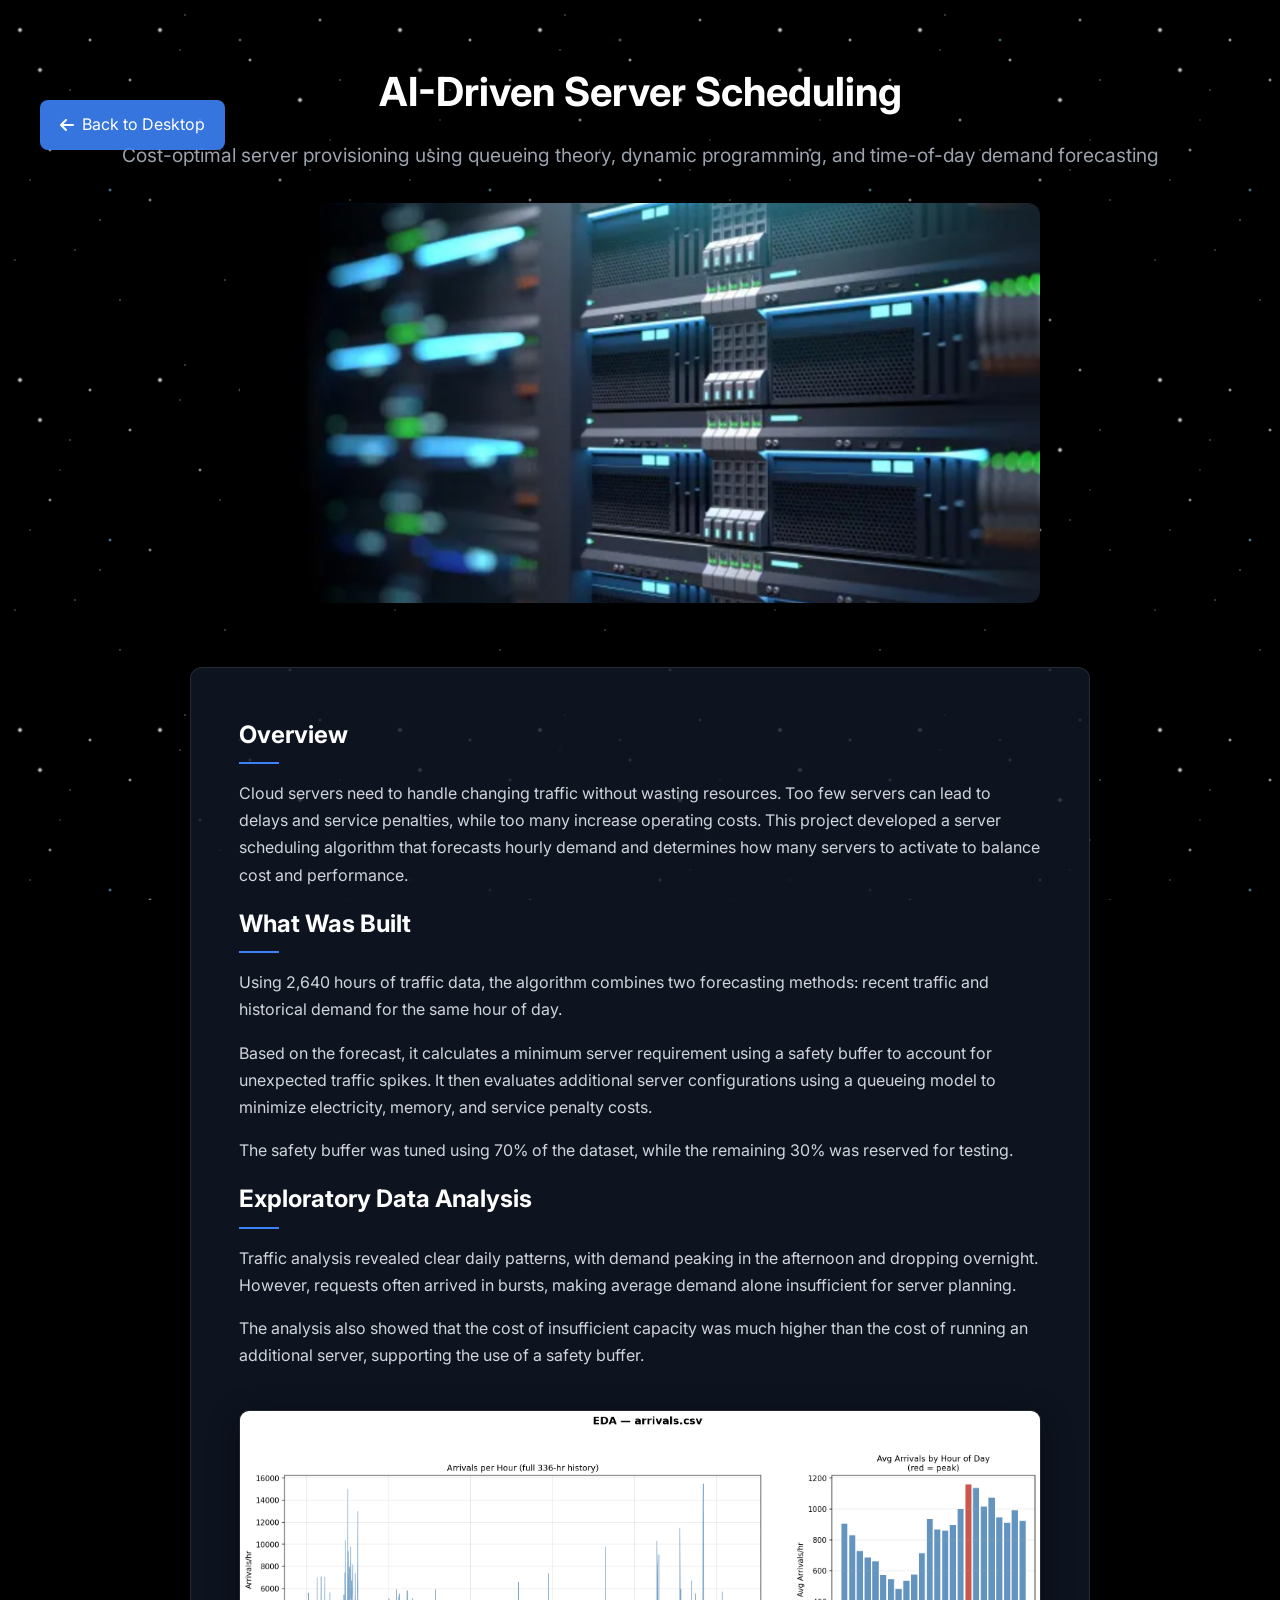
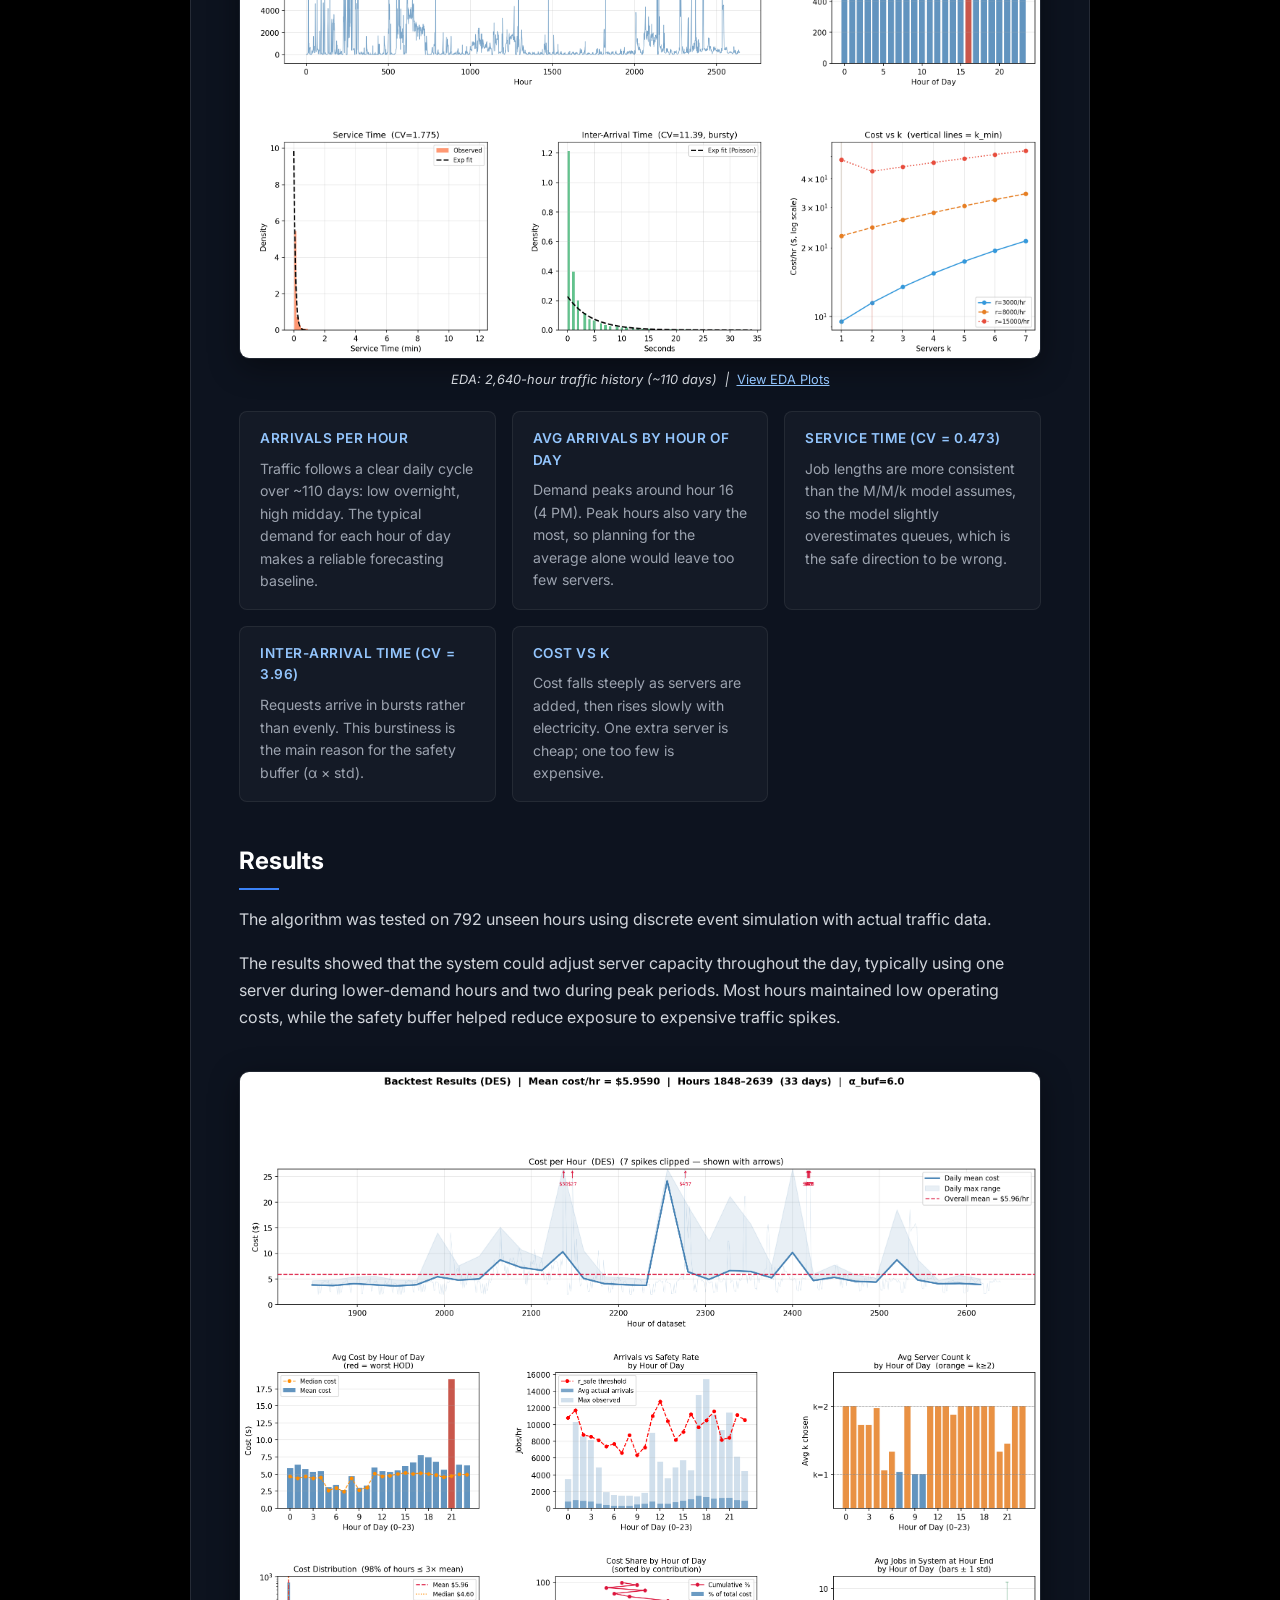
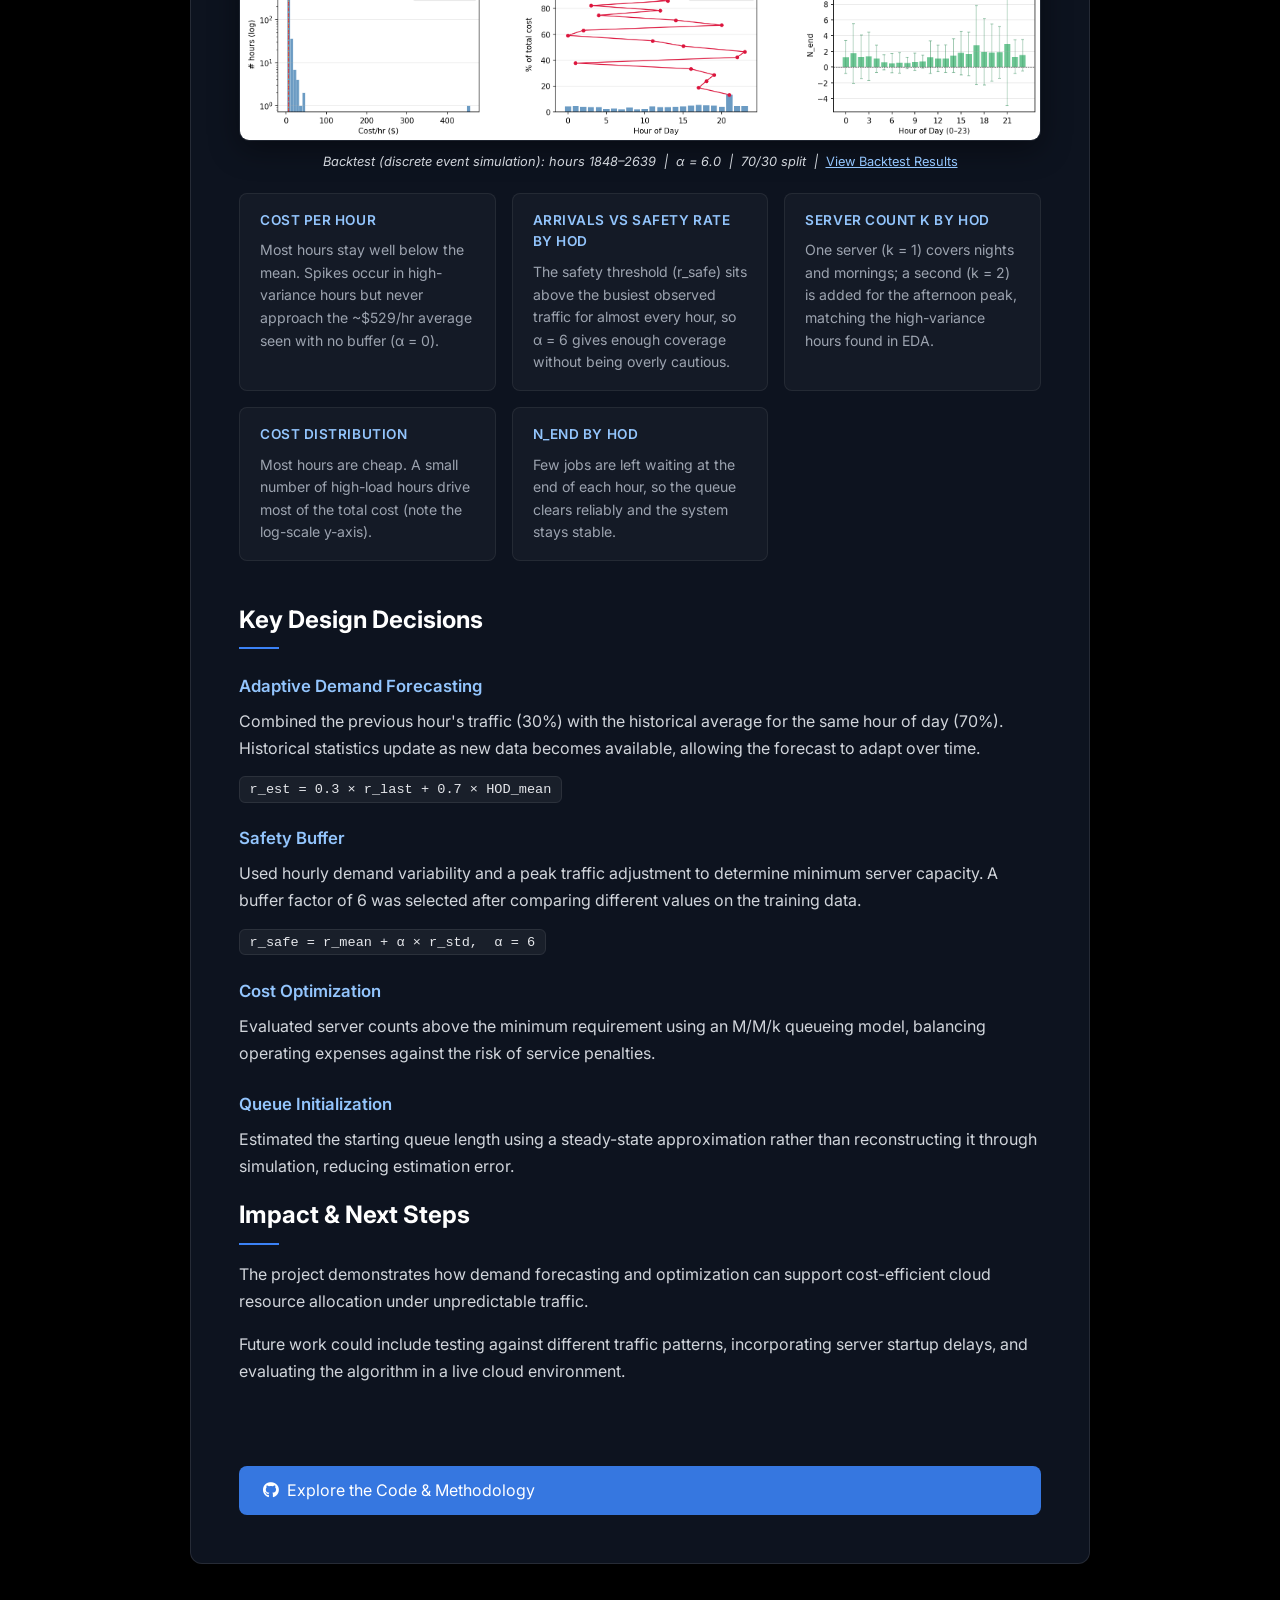
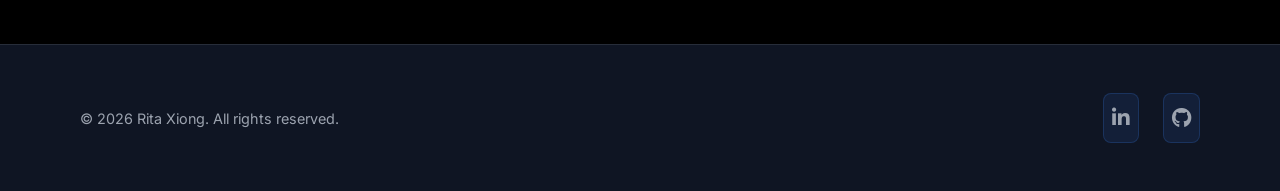
<file: ai-scheduling.html>
<!DOCTYPE html>
<html lang="en">
<head>
    <meta charset="UTF-8">
    <meta name="viewport" content="width=device-width, initial-scale=1.0">
    <title>AI Server Scheduling - Rita Xiong Portfolio</title>
    <link rel="stylesheet" href="src/index.css">
    <link rel="stylesheet" href="https://cdnjs.cloudflare.com/ajax/libs/font-awesome/6.0.0/css/all.min.css">
    <link href="https://fonts.googleapis.com/css2?family=Inter:wght@300;400;500;600;700;800&display=swap" rel="stylesheet">
    <style>
        .project-detail {
            padding: 60px 0 80px;
            min-height: 100vh;
        }

        .project-header {
            text-align: center;
            margin-bottom: 4rem;
        }

        .project-hero-image {
            width: 100%;
            max-width: 800px;
            height: 400px;
            object-fit: cover;
            border-radius: 12px;
            margin: 2rem auto;
            display: block;
            box-shadow: 0 20px 40px rgba(0, 0, 0, 0.3);
        }

        .project-content {
            max-width: 900px;
            margin: 0 auto;
            background: rgba(17, 24, 39, 0.8);
            border-radius: 12px;
            padding: 3rem;
            border: 1px solid rgba(255, 255, 255, 0.1);
        }

        .project-meta {
            display: grid;
            grid-template-columns: repeat(auto-fit, minmax(200px, 1fr));
            gap: 2rem;
            margin-bottom: 3rem;
            padding: 2rem;
            background: rgba(59, 130, 246, 0.1);
            border-radius: 8px;
            border: 1px solid rgba(59, 130, 246, 0.2);
        }

        .meta-item h4 {
            color: #3b82f6;
            margin-bottom: 0.5rem;
            font-weight: 600;
        }

        .meta-item p {
            color: #d1d5db;
            margin: 0;
        }

        .project-section {
            margin-bottom: 3rem;
        }

        .project-section h3 {
            color: #ffffff;
            font-size: 1.5rem;
            margin-bottom: 1rem;
            padding-bottom: 0;
        }

        .project-section h3::after {
            content: '';
            display: block;
            width: 40px;
            height: 2px;
            background: #3b82f6;
            margin-top: 0.5rem;
            margin-bottom: 1rem;
        }

        .project-section p, .project-section li {
            color: #d1d5db;
            line-height: 1.7;
            margin-bottom: 1rem;
        }

        .project-section ul {
            padding-left: 2rem;
        }

        .back-button {
            position: fixed;
            top: 100px;
            left: 40px;
            background: rgba(59, 130, 246, 0.9);
            color: white;
            padding: 12px 20px;
            border-radius: 8px;
            text-decoration: none;
            display: flex;
            align-items: center;
            gap: 0.5rem;
            transition: all 0.3s ease;
            z-index: 100;
        }

        .back-button:hover {
            background: rgba(59, 130, 246, 1);
            transform: translateX(-5px);
        }

        .tech-tags {
            display: flex;
            flex-wrap: wrap;
            gap: 0.75rem;
            margin: 1.5rem 0;
        }

        .tech-tag {
            background: rgba(59, 130, 246, 0.2);
            color: #3b82f6;
            padding: 0.5rem 1rem;
            border-radius: 20px;
            font-size: 0.9rem;
            border: 1px solid rgba(59, 130, 246, 0.3);
        }

        .github-link {
            display: inline-flex;
            align-items: center;
            gap: 0.5rem;
            background: rgba(59, 130, 246, 0.9);
            color: white;
            padding: 12px 24px;
            border-radius: 8px;
            text-decoration: none;
            margin-top: 1rem;
            transition: all 0.3s ease;
        }

        .github-link:hover {
            background: rgba(59, 130, 246, 1);
            transform: translateY(-2px);
        }

        .result-highlight {
            background: rgba(59, 130, 246, 0.08);
            border-left: 3px solid #3b82f6;
            border-radius: 0 8px 8px 0;
            padding: 1rem 1.5rem;
            margin: 1.5rem 0;
            color: #d1d5db;
        }

        .result-highlight strong {
            color: #93c5fd;
        }

        .plot-block {
            margin: 2.5rem 0;
        }

        .plot-block img {
            width: 100%;
            border-radius: 10px;
            border: 1px solid rgba(255, 255, 255, 0.08);
            box-shadow: 0 8px 30px rgba(0, 0, 0, 0.4);
            display: block;
        }

        .plot-caption {
            font-size: 0.8rem;
            color: #6b7280;
            text-align: center;
            margin-top: 0.6rem;
            font-style: italic;
        }

        .plot-interpretation {
            margin-top: 1.25rem;
            display: grid;
            grid-template-columns: repeat(auto-fit, minmax(240px, 1fr));
            gap: 1rem;
        }

        .interp-card {
            background: rgba(255, 255, 255, 0.03);
            border: 1px solid rgba(255, 255, 255, 0.07);
            border-radius: 8px;
            padding: 1rem 1.25rem;
        }

        .interp-card h5 {
            color: #93c5fd;
            font-size: 0.85rem;
            font-weight: 600;
            margin: 0 0 0.5rem 0;
            text-transform: uppercase;
            letter-spacing: 0.04em;
        }

        .interp-card p {
            color: #9ca3af;
            font-size: 0.88rem;
            line-height: 1.6;
            margin: 0;
        }

        .plot-link {
            color: #93c5fd;
            font-style: normal;
            text-decoration: underline;
        }

        .decision-title {
            color: #93c5fd;
            font-size: 1.05rem;
            font-weight: 600;
            margin: 1.5rem 0 0.5rem;
        }

        .project-section .formula {
            margin-top: -0.25rem;
        }

        .formula code {
            background: rgba(255, 255, 255, 0.05);
            border: 1px solid rgba(255, 255, 255, 0.08);
            border-radius: 6px;
            padding: 0.3rem 0.6rem;
            font-size: 0.85rem;
            color: #e5e7eb;
        }

        @media (max-width: 768px) {
            .back-button {
                position: static;
                margin: 1rem auto;
                width: fit-content;
            }

            .project-content {
                padding: 1.5rem;
            }

            .project-meta {
                grid-template-columns: 1fr;
            }
        }
    </style>
</head>
<body>
    <!-- Star Background -->
    <div class="star-background"></div>

    <a href="index.html?openDesktop=true" class="back-button">
        <i class="fas fa-arrow-left"></i>
        Back to Desktop
    </a>

    <!-- Project Detail -->
    <section class="project-detail">
        <div class="container">
            <div class="project-header">
                <h1 style="color: #ffffff; font-size: 2.5rem; margin-bottom: 1rem;">
                    AI-Driven Server Scheduling
                </h1>
                <p style="color: #9ca3af; font-size: 1.2rem;">
                    Cost-optimal server provisioning using queueing theory, dynamic programming, and time-of-day demand forecasting
                </p>

                <img src="images/ai-scheduling.png" alt="Server infrastructure" class="project-hero-image">
            </div>

            <div class="project-content">

                <div class="project-section">
                    <h3>Overview</h3>
                    <p>
                        Cloud servers need to handle changing traffic without wasting resources. Too few servers can lead to delays and service penalties, while too many increase operating costs. This project developed a server scheduling algorithm that forecasts hourly demand and determines how many servers to activate to balance cost and performance.
                    </p>

                    <h3>What Was Built</h3>
                    <p>
                        Using 2,640 hours of traffic data, the algorithm combines two forecasting methods: recent traffic and historical demand for the same hour of day.
                    </p>
                    <p>
                        Based on the forecast, it calculates a minimum server requirement using a safety buffer to account for unexpected traffic spikes. It then evaluates additional server configurations using a queueing model to minimize electricity, memory, and service penalty costs.
                    </p>
                    <p>
                        The safety buffer was tuned using 70% of the dataset, while the remaining 30% was reserved for testing.
                    </p>

                    <h3>Exploratory Data Analysis</h3>
                    <p>
                        Traffic analysis revealed clear daily patterns, with demand peaking in the afternoon and dropping overnight. However, requests often arrived in bursts, making average demand alone insufficient for server planning.
                    </p>
                    <p>
                        The analysis also showed that the cost of insufficient capacity was much higher than the cost of running an additional server, supporting the use of a safety buffer.
                    </p>

                    <div class="plot-block">
                        <img src="images/eda_plots.png" alt="EDA plots">
                        <p class="plot-caption">EDA: 2,640-hour traffic history (~110 days) &nbsp;|&nbsp; <a href="images/eda_plots.png" target="_blank" class="plot-link">View EDA Plots</a></p>
                        <div class="plot-interpretation">
                            <div class="interp-card">
                                <h5>Arrivals per Hour</h5>
                                <p>Traffic follows a clear daily cycle over ~110 days: low overnight, high midday. The typical demand for each hour of day makes a reliable forecasting baseline.</p>
                            </div>
                            <div class="interp-card">
                                <h5>Avg Arrivals by Hour of Day</h5>
                                <p>Demand peaks around hour 16 (4 PM). Peak hours also vary the most, so planning for the average alone would leave too few servers.</p>
                            </div>
                            <div class="interp-card">
                                <h5>Service Time (CV = 0.473)</h5>
                                <p>Job lengths are more consistent than the M/M/k model assumes, so the model slightly overestimates queues, which is the safe direction to be wrong.</p>
                            </div>
                            <div class="interp-card">
                                <h5>Inter-Arrival Time (CV = 3.96)</h5>
                                <p>Requests arrive in bursts rather than evenly. This burstiness is the main reason for the safety buffer (α × std).</p>
                            </div>
                            <div class="interp-card">
                                <h5>Cost vs k</h5>
                                <p>Cost falls steeply as servers are added, then rises slowly with electricity. One extra server is cheap; one too few is expensive.</p>
                            </div>
                        </div>
                    </div>

                    <h3>Results</h3>
                    <p>
                        The algorithm was tested on 792 unseen hours using discrete event simulation with actual traffic data.
                    </p>
                    <p>
                        The results showed that the system could adjust server capacity throughout the day, typically using one server during lower-demand hours and two during peak periods. Most hours maintained low operating costs, while the safety buffer helped reduce exposure to expensive traffic spikes.
                    </p>

                    <div class="plot-block">
                        <img src="images/backtest_results.png" alt="Backtest results">
                        <p class="plot-caption">Backtest (discrete event simulation): hours 1848&ndash;2639 &nbsp;|&nbsp; α = 6.0 &nbsp;|&nbsp; 70/30 split &nbsp;|&nbsp; <a href="images/backtest_results.png" target="_blank" class="plot-link">View Backtest Results</a></p>
                        <div class="plot-interpretation">
                            <div class="interp-card">
                                <h5>Cost per Hour</h5>
                                <p>Most hours stay well below the mean. Spikes occur in high-variance hours but never approach the ~$529/hr average seen with no buffer (α = 0).</p>
                            </div>
                            <div class="interp-card">
                                <h5>Arrivals vs Safety Rate by HOD</h5>
                                <p>The safety threshold (r_safe) sits above the busiest observed traffic for almost every hour, so α = 6 gives enough coverage without being overly cautious.</p>
                            </div>
                            <div class="interp-card">
                                <h5>Server Count k by HOD</h5>
                                <p>One server (k = 1) covers nights and mornings; a second (k = 2) is added for the afternoon peak, matching the high-variance hours found in EDA.</p>
                            </div>
                            <div class="interp-card">
                                <h5>Cost Distribution</h5>
                                <p>Most hours are cheap. A small number of high-load hours drive most of the total cost (note the log-scale y-axis).</p>
                            </div>
                            <div class="interp-card">
                                <h5>N_end by HOD</h5>
                                <p>Few jobs are left waiting at the end of each hour, so the queue clears reliably and the system stays stable.</p>
                            </div>
                        </div>
                    </div>

                    <h3>Key Design Decisions</h3>
                    <h4 class="decision-title">Adaptive Demand Forecasting</h4>
                    <p>
                        Combined the previous hour's traffic (30%) with the historical average for the same hour of day (70%). Historical statistics update as new data becomes available, allowing the forecast to adapt over time.
                    </p>
                    <p class="formula"><code>r_est = 0.3 &times; r_last + 0.7 &times; HOD_mean</code></p>

                    <h4 class="decision-title">Safety Buffer</h4>
                    <p>
                        Used hourly demand variability and a peak traffic adjustment to determine minimum server capacity. A buffer factor of 6 was selected after comparing different values on the training data.
                    </p>
                    <p class="formula"><code>r_safe = r_mean + α &times; r_std, &nbsp;α = 6</code></p>

                    <h4 class="decision-title">Cost Optimization</h4>
                    <p>
                        Evaluated server counts above the minimum requirement using an M/M/k queueing model, balancing operating expenses against the risk of service penalties.
                    </p>

                    <h4 class="decision-title">Queue Initialization</h4>
                    <p>
                        Estimated the starting queue length using a steady-state approximation rather than reconstructing it through simulation, reducing estimation error.
                    </p>

                    <h3>Impact &amp; Next Steps</h3>
                    <p>
                        The project demonstrates how demand forecasting and optimization can support cost-efficient cloud resource allocation under unpredictable traffic.
                    </p>
                    <p>
                        Future work could include testing against different traffic patterns, incorporating server startup delays, and evaluating the algorithm in a live cloud environment.
                    </p>
                </div>

                <a href="https://github.com/blvenoise9" target="_blank" class="github-link">
                    <i class="fab fa-github"></i>
                    Explore the Code &amp; Methodology
                </a>
            </div>
        </div>
    </section>

    <!-- Footer -->
    <footer class="footer">
        <div class="container">
            <p>&copy; 2026 Rita Xiong. All rights reserved.</p>
            <div class="social-links">
                <a href="https://www.linkedin.com/in/yuehan-xiong-0512xxx/" target="_blank" aria-label="LinkedIn">
                    <i class="fab fa-linkedin-in"></i>
                </a>
                <a href="https://github.com/blvenoise9" target="_blank" aria-label="GitHub">
                    <i class="fab fa-github"></i>
                </a>
            </div>
        </div>
    </footer>

    <script src="src/js/script.js"></script>
</body>
</html>
</file>
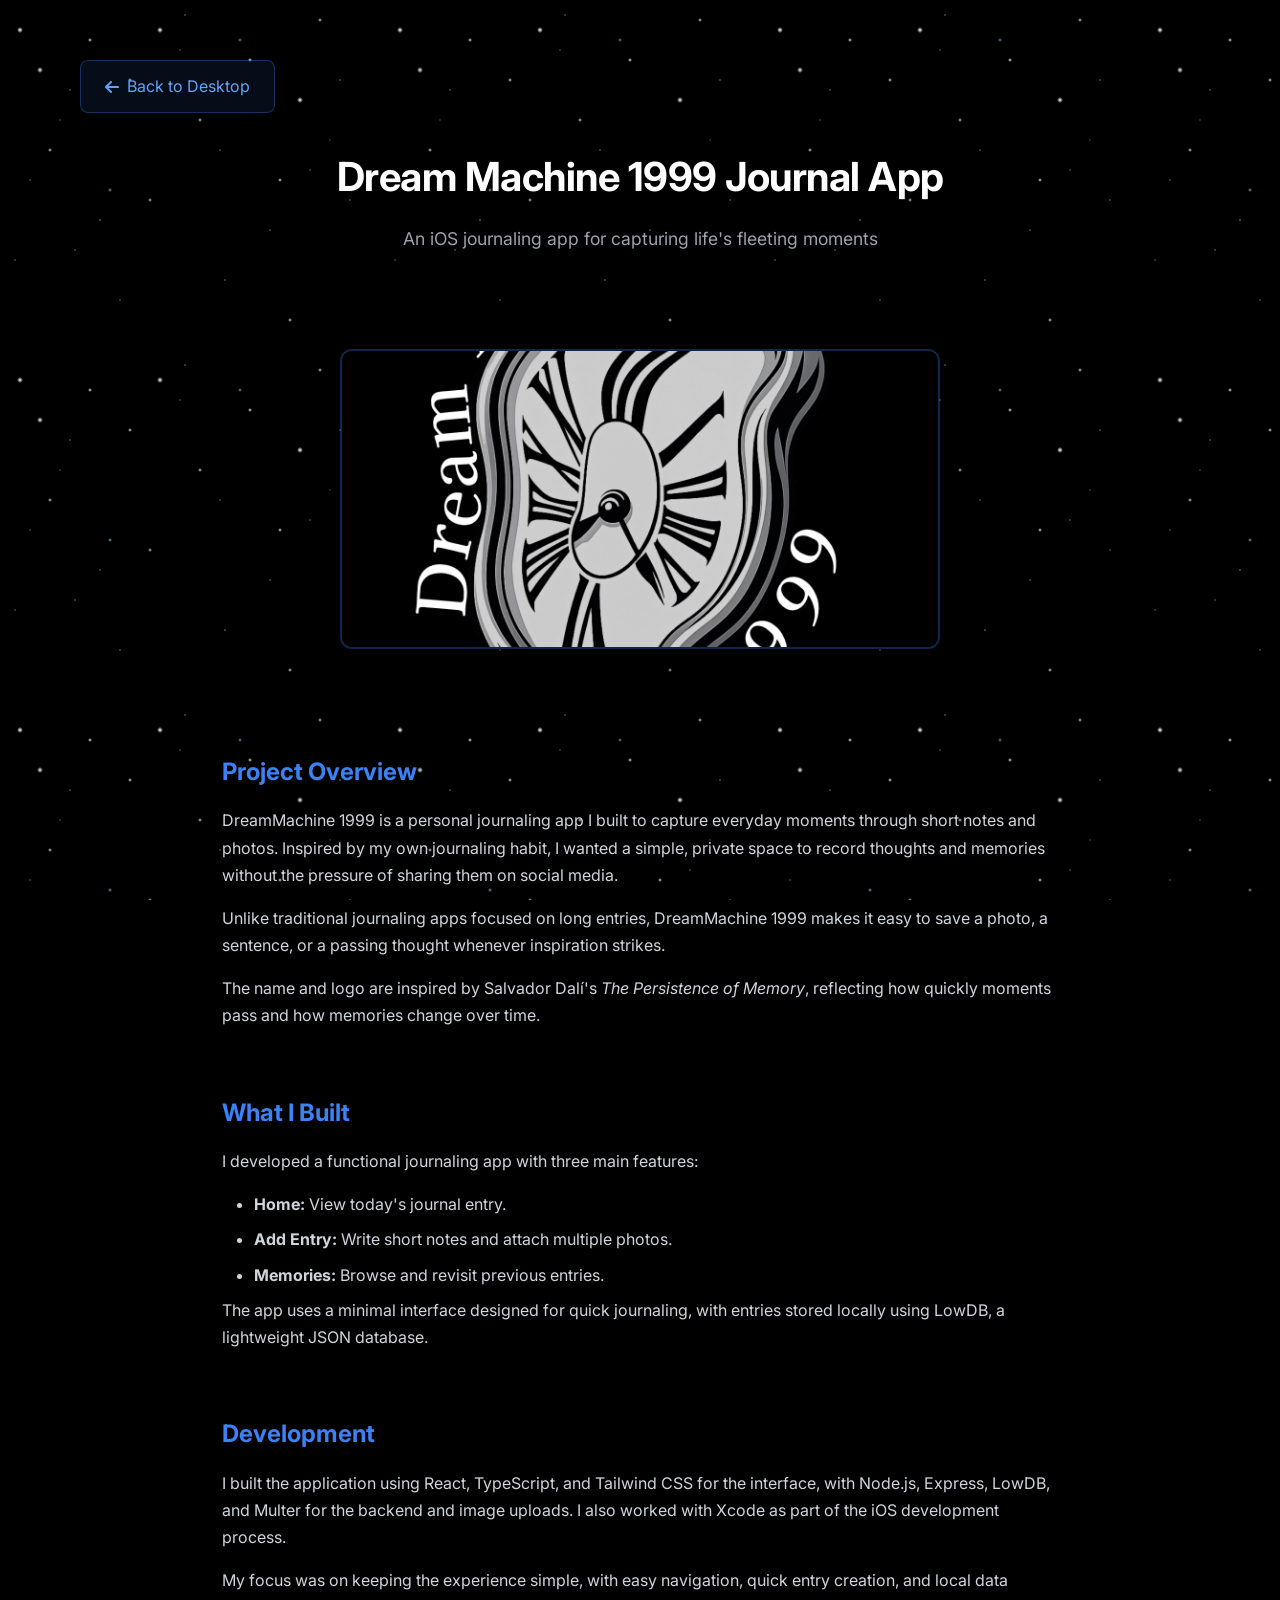
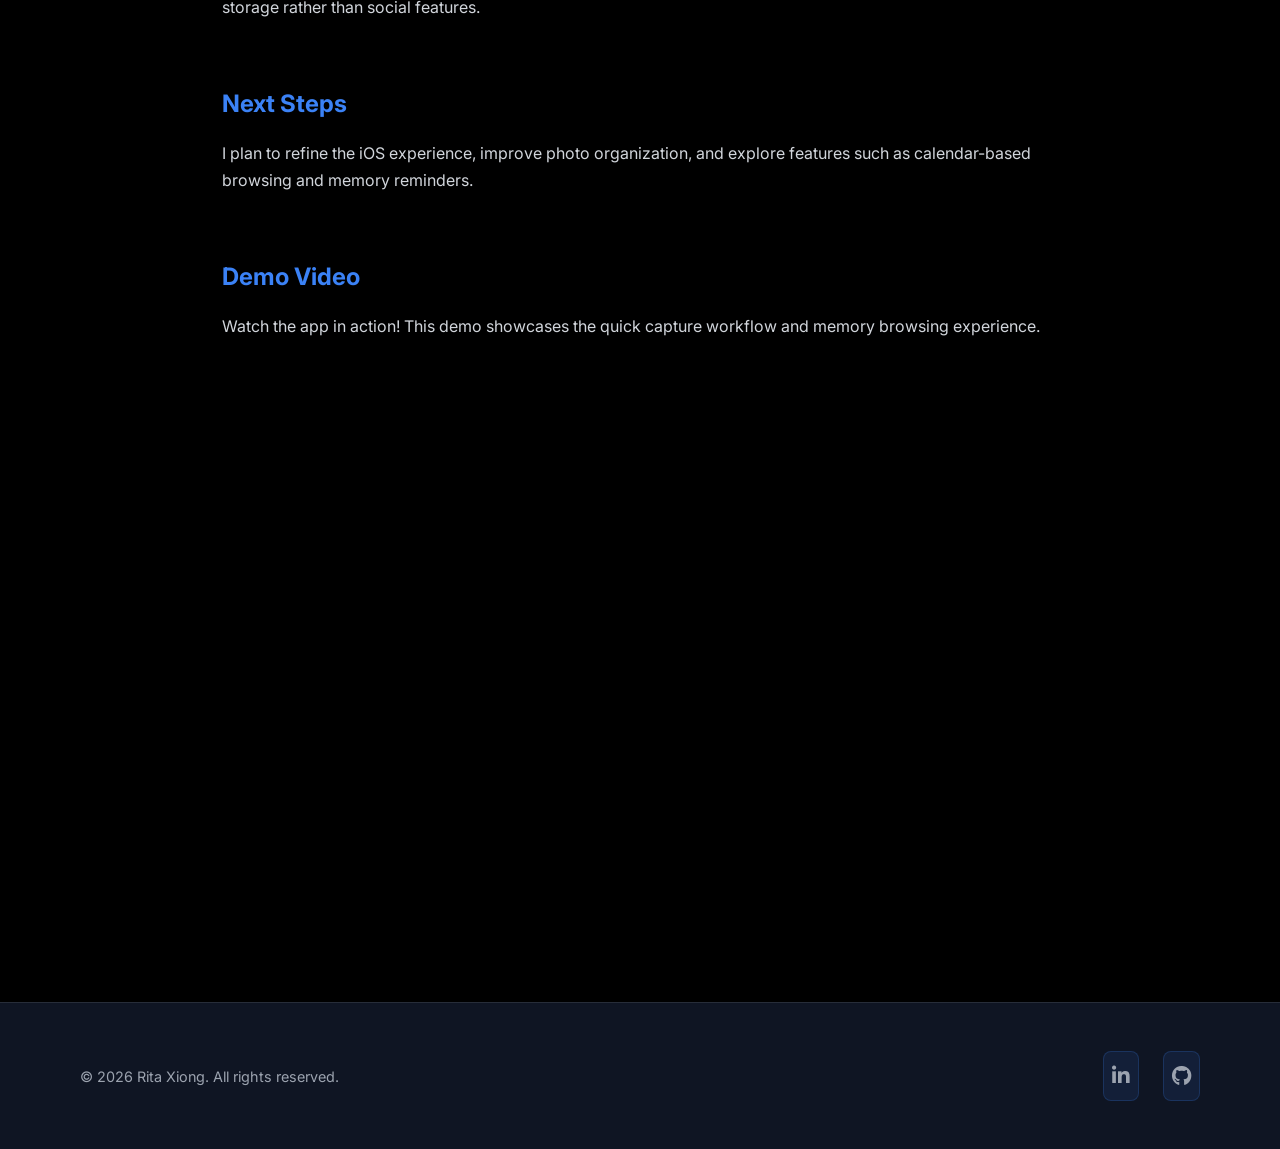
<file: dream-machine-1999.html>
<!DOCTYPE html>
<html lang="en">
<head>
    <meta charset="UTF-8">
    <meta name="viewport" content="width=device-width, initial-scale=1.0">
    <title>Dream Machine 1999 Journal App - Rita Xiong</title>
    <link rel="stylesheet" href="src/index.css">
    <link rel="stylesheet" href="https://cdnjs.cloudflare.com/ajax/libs/font-awesome/6.0.0/css/all.min.css">
    <link href="https://fonts.googleapis.com/css2?family=Inter:wght@300;400;500;600;700;800&display=swap" rel="stylesheet">
    <style>
        .project-detail {
            padding: 60px 0 80px;
            min-height: 100vh;
        }
        
        .project-header {
            text-align: center;
            margin-bottom: 4rem;
        }
        
        .project-hero-image {
            width: 100%;
            max-width: 600px;
            height: 300px;
            object-fit: cover;
            border-radius: 12px;
            margin: 2rem auto;
            box-shadow: 0 20px 40px rgba(0, 0, 0, 0.3);
            border: 2px solid rgba(59, 130, 246, 0.3);
        }
        
        .project-content {
            max-width: 900px;
            margin: 0 auto;
            padding: 0 2rem;
        }
        
        .project-meta {
            display: grid;
            grid-template-columns: repeat(auto-fit, minmax(200px, 1fr));
            gap: 2rem;
            margin-bottom: 3rem;
            padding: 2rem;
            background: rgba(59, 130, 246, 0.1);
            border-radius: 8px;
            border: 1px solid rgba(59, 130, 246, 0.2);
        }
        
        .meta-item h4 {
            color: #3b82f6;
            margin-bottom: 0.5rem;
            font-weight: 600;
        }
        
        .meta-item p {
            color: #e5e7eb;
            margin: 0;
        }
        
        .tech-stack {
            display: flex;
            flex-wrap: wrap;
            gap: 0.5rem;
            margin-top: 1rem;
        }
        
        .tech-tag {
            background: rgba(59, 130, 246, 0.2);
            color: #60a5fa;
            padding: 0.3rem 0.8rem;
            border-radius: 20px;
            font-size: 0.85rem;
            border: 1px solid rgba(59, 130, 246, 0.3);
        }
        
        .section-content {
            margin-bottom: 3rem;
        }
        
        .section-content h3 {
            color: #3b82f6;
            margin-bottom: 1rem;
            font-size: 1.5rem;
        }
        
        .section-content p {
            color: #d1d5db;
            line-height: 1.7;
            margin-bottom: 1rem;
        }
        
        .section-content ul {
            color: #d1d5db;
            line-height: 1.7;
            margin-left: 2rem;
        }
        
        .section-content li {
            margin-bottom: 0.5rem;
        }
        
        .image-gallery {
            display: grid;
            grid-template-columns: repeat(auto-fit, minmax(300px, 1fr));
            gap: 2rem;
            margin: 2rem 0;
        }
        
        .gallery-image {
            width: 100%;
            height: 250px;
            object-fit: cover;
            border-radius: 8px;
            box-shadow: 0 10px 20px rgba(0, 0, 0, 0.2);
            border: 1px solid rgba(59, 130, 246, 0.2);
        }
        
        .back-button {
            display: inline-flex;
            align-items: center;
            gap: 0.5rem;
            background: rgba(59, 130, 246, 0.1);
            color: #60a5fa;
            padding: 0.8rem 1.5rem;
            border-radius: 8px;
            text-decoration: none;
            border: 1px solid rgba(59, 130, 246, 0.3);
            transition: all 0.3s ease;
            margin-bottom: 2rem;
        }
        
        .back-button:hover {
            background: rgba(59, 130, 246, 0.2);
            transform: translateX(-2px);
        }
        
        .highlight-box {
            background: rgba(16, 185, 129, 0.1);
            border: 1px solid rgba(16, 185, 129, 0.3);
            border-radius: 8px;
            padding: 1.5rem;
            margin: 2rem 0;
        }
        
        .highlight-box h4 {
            color: #10b981;
            margin-bottom: 1rem;
        }
        
        .highlight-box p {
            color: #d1d5db;
            margin: 0;
        }
    </style>
</head>
<body>
    <!-- Star Background -->
    <div class="star-background"></div>

    <!-- Project Detail Section -->
    <section class="project-detail">
        <div class="container">
            <!-- Back Button -->
            <a href="index.html?openDesktop=true" class="back-button">
                <i class="fas fa-arrow-left"></i>
                Back to Desktop
            </a>
            
            <div class="project-header">
                <h1 class="section-title">Dream Machine 1999 Journal App</h1>
                <p class="section-subtitle">An iOS journaling app for capturing life's fleeting moments</p>
                <img src="images/dream-machine.png" alt="Dream Machine 1999 Journal App Cover" class="project-hero-image">
            </div>

            <div class="project-content">
                <div class="section-content">
                    <h3>Project Overview</h3>
                    <p>
                        DreamMachine 1999 is a personal journaling app I built to capture everyday moments through short notes and photos. Inspired by my own journaling habit, I wanted a simple, private space to record thoughts and memories without the pressure of sharing them on social media.
                    </p>
                    <p>
                        Unlike traditional journaling apps focused on long entries, DreamMachine 1999 makes it easy to save a photo, a sentence, or a passing thought whenever inspiration strikes.
                    </p>
                    <p>
                        The name and logo are inspired by Salvador Dal&iacute;'s <em>The Persistence of Memory</em>, reflecting how quickly moments pass and how memories change over time.
                    </p>
                </div>

                <div class="section-content">
                    <h3>What I Built</h3>
                    <p>
                        I developed a functional journaling app with three main features:
                    </p>
                    <ul>
                        <li><strong>Home:</strong> View today's journal entry.</li>
                        <li><strong>Add Entry:</strong> Write short notes and attach multiple photos.</li>
                        <li><strong>Memories:</strong> Browse and revisit previous entries.</li>
                    </ul>
                    <p>
                        The app uses a minimal interface designed for quick journaling, with entries stored locally using LowDB, a lightweight JSON database.
                    </p>
                </div>

                <div class="section-content">
                    <h3>Development</h3>
                    <p>
                        I built the application using React, TypeScript, and Tailwind CSS for the interface, with Node.js, Express, LowDB, and Multer for the backend and image uploads. I also worked with Xcode as part of the iOS development process.
                    </p>
                    <p>
                        My focus was on keeping the experience simple, with easy navigation, quick entry creation, and local data storage rather than social features.
                    </p>
                </div>

                <div class="section-content">
                    <h3>Next Steps</h3>
                    <p>
                        I plan to refine the iOS experience, improve photo organization, and explore features such as calendar-based browsing and memory reminders.
                    </p>
                </div>

                <div class="section-content">
                    <h3>Demo Video</h3>
                    <p>
                        Watch the app in action! This demo showcases the quick capture workflow and memory browsing experience.
                    </p>
                    
                    <!-- YouTube Embed -->
                    <div class="video-container" style="position: relative; padding-bottom: 56.25%; height: 0; overflow: hidden; margin: 2rem 0; border-radius: 8px; box-shadow: 0 10px 20px rgba(0, 0, 0, 0.2);">
                        <iframe style="position: absolute; top: 0; left: 0; width: 100%; height: 100%; border-radius: 8px;" 
                                src="https://www.youtube.com/embed/Jer6xe_R6bw" 
                                frameborder="0" 
                                allowfullscreen
                                allow="accelerometer; autoplay; clipboard-write; encrypted-media; gyroscope; picture-in-picture">
                        </iframe>
                    </div>
                </div>
            </div>
        </div>
    </section>

    <!-- Footer -->
    <footer class="footer">
        <div class="container">
            <p>&copy; 2026 Rita Xiong. All rights reserved.</p>
            <div class="social-links">
                <a href="https://www.linkedin.com/in/yuehan-xiong-0512xxx/" target="_blank" aria-label="LinkedIn">
                    <i class="fab fa-linkedin-in"></i>
                </a>
                <a href="https://github.com/blvenoise9" target="_blank" aria-label="GitHub">
                    <i class="fab fa-github"></i>
                </a>
            </div>
        </div>
    </footer>

    <script src="src/js/script.js"></script>
</body>
</html>
</file>
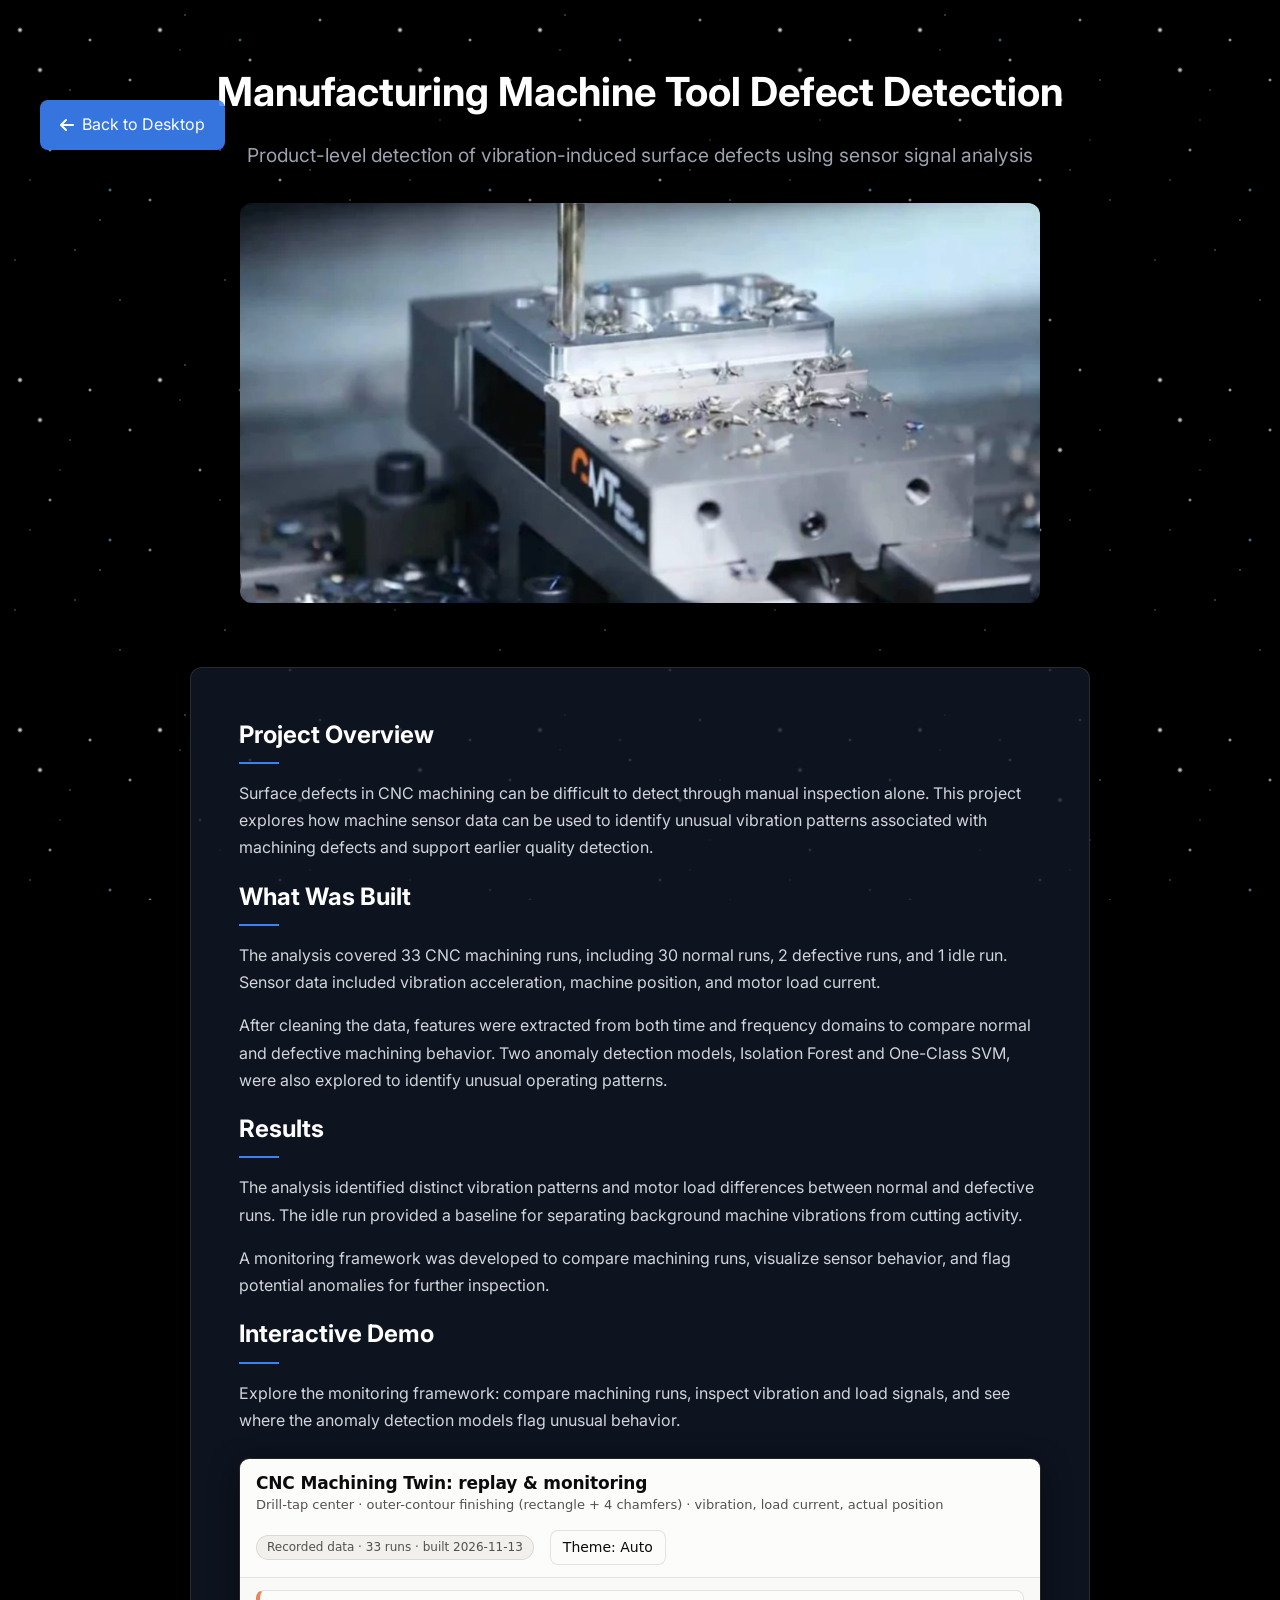
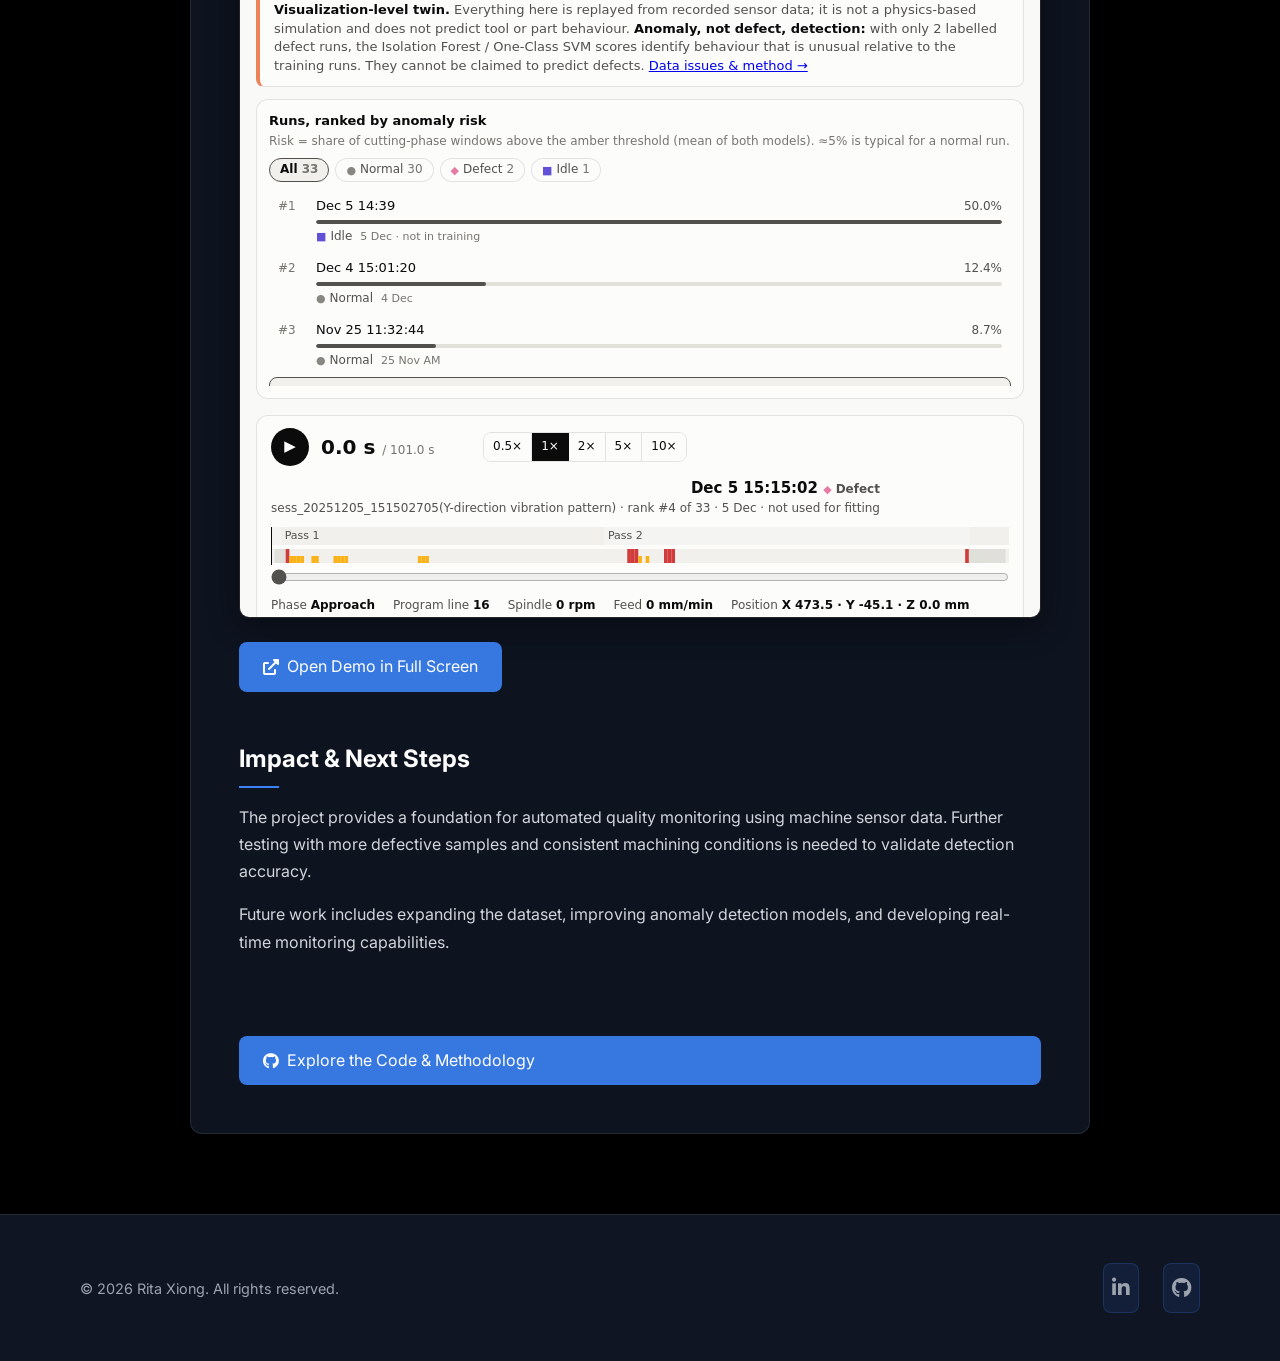
<file: machine-tool-defect.html>
<!DOCTYPE html>
<html lang="en">
<head>
    <meta charset="UTF-8">
    <meta name="viewport" content="width=device-width, initial-scale=1.0">
    <title>Machine Tool Defect Detection - Rita Xiong Portfolio</title>
    <link rel="stylesheet" href="src/index.css">
    <link rel="stylesheet" href="https://cdnjs.cloudflare.com/ajax/libs/font-awesome/6.0.0/css/all.min.css">
    <link href="https://fonts.googleapis.com/css2?family=Inter:wght@300;400;500;600;700;800&display=swap" rel="stylesheet">
    <style>
        .project-detail {
            padding: 60px 0 80px;
            min-height: 100vh;
        }
        
        .project-header {
            text-align: center;
            margin-bottom: 4rem;
        }
        
        .project-hero-image {
            width: 100%;
            max-width: 800px;
            height: 400px;
            object-fit: cover;
            border-radius: 12px;
            margin: 2rem auto;
            display: block;
            box-shadow: 0 20px 40px rgba(0, 0, 0, 0.3);
        }
        
        .project-content {
            max-width: 900px;
            margin: 0 auto;
            background: rgba(17, 24, 39, 0.8);
            border-radius: 12px;
            padding: 3rem;
            border: 1px solid rgba(255, 255, 255, 0.1);
        }
        
        .project-meta {
            display: grid;
            grid-template-columns: repeat(auto-fit, minmax(200px, 1fr));
            gap: 2rem;
            margin-bottom: 3rem;
            padding: 2rem;
            background: rgba(59, 130, 246, 0.1);
            border-radius: 8px;
            border: 1px solid rgba(59, 130, 246, 0.2);
        }
        
        .meta-item h4 {
            color: #3b82f6;
            margin-bottom: 0.5rem;
            font-weight: 600;
        }
        
        .meta-item p {
            color: #d1d5db;
            margin: 0;
        }
        
        .project-section {
            margin-bottom: 3rem;
        }
        
        .project-section h3 {
            color: #ffffff;
            font-size: 1.5rem;
            margin-bottom: 1rem;
            padding-bottom: 0;
        }

        .project-section h3::after {
            content: '';
            display: block;
            width: 40px;
            height: 2px;
            background: #3b82f6;
            margin-top: 0.5rem;
            margin-bottom: 1rem;
        }
        
        .project-section p, .project-section li {
            color: #d1d5db;
            line-height: 1.7;
            margin-bottom: 1rem;
        }
        
        .project-section ul {
            padding-left: 2rem;
        }
        
        .back-button {
            position: fixed;
            top: 100px;
            left: 40px;
            background: rgba(59, 130, 246, 0.9);
            color: white;
            padding: 12px 20px;
            border-radius: 8px;
            text-decoration: none;
            display: flex;
            align-items: center;
            gap: 0.5rem;
            transition: all 0.3s ease;
            z-index: 100;
        }
        
        .back-button:hover {
            background: rgba(59, 130, 246, 1);
            transform: translateX(-5px);
        }
        
        .tech-tags {
            display: flex;
            flex-wrap: wrap;
            gap: 0.75rem;
            margin: 1.5rem 0;
        }
        
        .tech-tag {
            background: rgba(59, 130, 246, 0.2);
            color: #3b82f6;
            padding: 0.5rem 1rem;
            border-radius: 20px;
            font-size: 0.9rem;
            border: 1px solid rgba(59, 130, 246, 0.3);
        }
        
        .github-link {
            display: inline-flex;
            align-items: center;
            gap: 0.5rem;
            background: rgba(59, 130, 246, 0.9);
            color: white;
            padding: 12px 24px;
            border-radius: 8px;
            text-decoration: none;
            margin-top: 1rem;
            transition: all 0.3s ease;
        }
        
        .github-link:hover {
            background: rgba(59, 130, 246, 1);
            transform: translateY(-2px);
        }
        
        @media (max-width: 768px) {
            .back-button {
                position: static;
                margin: 1rem auto;
                width: fit-content;
            }
            
            .project-content {
                padding: 1.5rem;
            }
            
            .project-meta {
                grid-template-columns: 1fr;
            }
        }

        .demo-container {
            width: 100%;
            height: 760px;
            margin: 1.5rem 0 0.5rem;
            border-radius: 10px;
            overflow: hidden;
            border: 1px solid rgba(255, 255, 255, 0.1);
            box-shadow: 0 8px 30px rgba(0, 0, 0, 0.4);
            background: #0d0d0d;
        }

        .demo-container iframe {
            width: 100%;
            height: 100%;
            border: 0;
            display: block;
        }

        @media (max-width: 768px) {
            .demo-container {
                height: 560px;
            }
        }
    </style>
</head>
<body>
    <!-- Star Background -->
    <div class="star-background"></div>


    <a href="index.html?openDesktop=true" class="back-button">
        <i class="fas fa-arrow-left"></i>
        Back to Desktop
    </a>

    <!-- Project Detail -->
    <section class="project-detail">
        <div class="container">
            <div class="project-header">
                <h1 style="color: #ffffff; font-size: 2.5rem; margin-bottom: 1rem;">
                    Manufacturing Machine Tool Defect Detection
                </h1>
                <p style="color: #9ca3af; font-size: 1.2rem;">
                    Product-level detection of vibration-induced surface defects using sensor signal analysis
                </p>
                
                <img src="images/machine-tool.png" alt="CNC Machine Tool Analysis" class="project-hero-image">  
            </div>

            <div class="project-content">

                <div class="project-section">
                    <h3>Project Overview</h3>
                    <p>
                        Surface defects in CNC machining can be difficult to detect through manual inspection alone. This project explores how machine sensor data can be used to identify unusual vibration patterns associated with machining defects and support earlier quality detection.
                    </p>

                    <h3>What Was Built</h3>
                    <p>
                        The analysis covered 33 CNC machining runs, including 30 normal runs, 2 defective runs, and 1 idle run. Sensor data included vibration acceleration, machine position, and motor load current.
                    </p>
                    <p>
                        After cleaning the data, features were extracted from both time and frequency domains to compare normal and defective machining behavior. Two anomaly detection models, Isolation Forest and One-Class SVM, were also explored to identify unusual operating patterns.
                    </p>

                    <h3>Results</h3>
                    <p>
                        The analysis identified distinct vibration patterns and motor load differences between normal and defective runs. The idle run provided a baseline for separating background machine vibrations from cutting activity.
                    </p>
                    <p>
                        A monitoring framework was developed to compare machining runs, visualize sensor behavior, and flag potential anomalies for further inspection.
                    </p>

                    <h3>Interactive Demo</h3>
                    <p>
                        Explore the monitoring framework: compare machining runs, inspect vibration and load signals, and see where the anomaly detection models flag unusual behavior.
                    </p>
                    <div class="demo-container">
                        <iframe src="demos/cnc_twin.html" title="CNC machining monitoring demo" loading="lazy"></iframe>
                    </div>
                    <a href="demos/cnc_twin.html" target="_blank" class="github-link">
                        <i class="fas fa-up-right-from-square"></i>
                        Open Demo in Full Screen
                    </a>

                    <h3 style="margin-top: 3rem;">Impact &amp; Next Steps</h3>
                    <p>
                        The project provides a foundation for automated quality monitoring using machine sensor data. Further testing with more defective samples and consistent machining conditions is needed to validate detection accuracy.
                    </p>
                    <p>
                        Future work includes expanding the dataset, improving anomaly detection models, and developing real-time monitoring capabilities.
                    </p>
                </div>

                <a href="https://github.com/blvenoise9/machinetool_defect" target="_blank" class="github-link">
                    <i class="fab fa-github"></i>
                    Explore the Code & Methodology
                </a>
            </div>
        </div>
    </section>

    <!-- Footer -->
    <footer class="footer">
        <div class="container">
            <p>&copy; 2026 Rita Xiong. All rights reserved.</p>
            <div class="social-links">
                <a href="https://www.linkedin.com/in/yuehan-xiong-0512xxx/" target="_blank" aria-label="LinkedIn">
                    <i class="fab fa-linkedin-in"></i>
                </a>
                <a href="https://github.com/blvenoise9" target="_blank" aria-label="GitHub">
                    <i class="fab fa-github"></i>
                </a>
            </div>
        </div>
    </footer>

    <script src="src/js/script.js"></script>
</body>
</html>
</file>
<file: src/index.css>
/* Reset and Base Styles */
* {
    margin: 0;
    padding: 0;
    box-sizing: border-box;
}

html {
    scroll-behavior: smooth;
}

body {
    font-family: 'Inter', -apple-system, BlinkMacSystemFont, 'Segoe UI', sans-serif;
    line-height: 1.6;
    color: #e5e7eb;
    background: #000000;
    font-weight: 400;
    overflow-x: hidden;
    position: relative;
}

/* Enhanced Star Background - More Prominent */
.star-background {
    position: fixed;
    top: 0;
    left: 0;
    width: 100%;
    height: 100%;
    z-index: -2;
    background: 
        /* Large bright stars - Much bigger and brighter */
        radial-gradient(3px 3px at 20px 30px, rgba(255,255,255,1), transparent),
        radial-gradient(3px 3px at 40px 70px, rgba(255,255,255,0.95), transparent),
        radial-gradient(2px 2px at 90px 40px, rgba(255,255,255,0.9), transparent),
        radial-gradient(2px 2px at 130px 80px, rgba(255,255,255,0.85), transparent),
        radial-gradient(3px 3px at 160px 30px, rgba(255,255,255,1), transparent),
        radial-gradient(2px 2px at 200px 120px, rgba(255,255,255,0.8), transparent),
        radial-gradient(2px 2px at 250px 60px, rgba(255,255,255,0.9), transparent),
        radial-gradient(3px 3px at 300px 100px, rgba(255,255,255,1), transparent),
        
        /* Medium stars - Brighter */
        radial-gradient(2px 2px at 50px 150px, rgba(255,255,255,0.8), transparent),
        radial-gradient(2px 2px at 150px 200px, rgba(255,255,255,0.75), transparent),
        radial-gradient(2px 2px at 280px 180px, rgba(255,255,255,0.85), transparent),
        radial-gradient(2px 2px at 320px 20px, rgba(255,255,255,0.8), transparent),
        radial-gradient(1px 1px at 75px 250px, rgba(255,255,255,0.7), transparent),
        radial-gradient(1px 1px at 225px 280px, rgba(255,255,255,0.75), transparent),
        
        /* Small stars - More visible */
        radial-gradient(1px 1px at 70px 90px, rgba(255,255,255,0.7), transparent),
        radial-gradient(1px 1px at 180px 50px, rgba(255,255,255,0.6), transparent),
        radial-gradient(1px 1px at 220px 150px, rgba(255,255,255,0.7), transparent),
        radial-gradient(1px 1px at 310px 170px, rgba(255,255,255,0.65), transparent),
        radial-gradient(1px 1px at 100px 220px, rgba(255,255,255,0.8), transparent),
        radial-gradient(1px 1px at 270px 230px, rgba(255,255,255,0.7), transparent),
        radial-gradient(1px 1px at 30px 180px, rgba(255,255,255,0.6), transparent),
        radial-gradient(1px 1px at 340px 80px, rgba(255,255,255,0.75), transparent),
        
        /* Blue tinted stars - Brighter and more */
        radial-gradient(2px 2px at 110px 190px, rgba(135,206,235,0.8), transparent),
        radial-gradient(2px 2px at 240px 40px, rgba(135,206,235,0.7), transparent),
        radial-gradient(1px 1px at 330px 140px, rgba(135,206,235,0.6), transparent),
        radial-gradient(1px 1px at 60px 120px, rgba(135,206,235,0.65), transparent),
        
        /* Additional scattered stars */
        radial-gradient(1px 1px at 15px 260px, rgba(255,255,255,0.6), transparent),
        radial-gradient(1px 1px at 185px 15px, rgba(255,255,255,0.7), transparent),
        radial-gradient(1px 1px at 350px 200px, rgba(255,255,255,0.65), transparent),
        radial-gradient(1px 1px at 120px 300px, rgba(255,255,255,0.7), transparent),
        radial-gradient(2px 2px at 290px 320px, rgba(255,255,255,0.8), transparent),
        
        #000000;
    background-repeat: repeat;
    background-size: 380px 350px;
    animation: starTwinkle 12s ease-in-out infinite alternate;
}

@keyframes starTwinkle {
    0% { opacity: 0.85; }
    50% { opacity: 1; }
    100% { opacity: 0.9; }
}

.container {
    max-width: 1200px;
    margin: 0 auto;
    padding: 0 40px;
}

/* Navigation */
.navbar {
    position: fixed;
    top: 0;
    width: 100%;
    background: rgba(0, 0, 0, 0.95);
    backdrop-filter: blur(10px);
    border-bottom: 1px solid rgba(255, 255, 255, 0.1);
    z-index: 1000;
    transition: all 0.3s ease;
}

.navbar.scrolled {
    background: rgba(0, 0, 0, 0.98);
    box-shadow: 0 4px 20px rgba(0, 0, 0, 0.3);
}

.nav-container {
    max-width: 1200px;
    margin: 0 auto;
    display: flex;
    justify-content: space-between;
    align-items: center;
    padding: 1.2rem 40px;
}

.nav-logo {
    font-size: 1.5rem;
    font-weight: 600;
    color: #ffffff;
    text-decoration: none;
    transition: all 0.3s ease;
    letter-spacing: 0.5px;
}

.nav-logo:hover {
    color: #3b82f6;
}

.nav-menu {
    display: flex;
    list-style: none;
    gap: 2rem;
}

.nav-link {
    text-decoration: none;
    color: #d1d5db;
    font-weight: 500;
    font-size: 0.95rem;
    transition: all 0.3s ease;
    position: relative;
    padding: 0.5rem 0;
}

.nav-link::before {
    content: '';
    position: absolute;
    bottom: 0;
    left: 0;
    width: 0;
    height: 2px;
    background: #3b82f6;
    transition: width 0.3s ease;
}

.nav-link:hover {
    color: #3b82f6;
}

.nav-link:hover::before,
.nav-link.active::before {
    width: 100%;
}

.nav-link.active {
    color: #3b82f6;
}

.hamburger {
    display: none;
    flex-direction: column;
    cursor: pointer;
    padding: 0.5rem;
}

.bar {
    width: 25px;
    height: 3px;
    background: #ffffff;
    margin: 3px 0;
    transition: 0.3s;
    border-radius: 2px;
}

/* Hero Section */
.hero {
    min-height: 100vh;
    display: flex;
    align-items: center;
    position: relative;
    overflow: hidden;
    padding-top: 70px;
}

.hero-scene {
    width: 100%;
    max-width: 1400px;
    margin: 0 auto;
    padding: 0 20px 0 0;
    display: flex;
    align-items: flex-end;
    justify-content: flex-start;
    gap: 0;
    min-height: calc(100vh - 70px);
}

/* Character */
.character-container {
    flex-shrink: 0;
    display: flex;
    align-items: flex-end;
    align-self: flex-end;
    height: 100%;
}

.character-img {
    height: min(82vh, 700px);
    width: auto;
    object-fit: contain;
    display: block;
    filter: drop-shadow(0 0 30px rgba(255,255,255,0.08));
}

/* Center text + objects */
.hero-center {
    flex: 1;
    display: flex;
    flex-direction: column;
    justify-content: center;
    padding: 0 0.5rem 6rem 1.5rem;
    animation: fadeInUp 1s ease-out 0.3s both;
}

.hero-title {
    font-size: 3rem;
    font-weight: 600;
    margin-bottom: 1.2rem;
    line-height: 1.3;
    color: #ffffff;
    letter-spacing: 0;
}

.hero-description {
    font-size: 1.2rem;
    max-width: 30em;
    text-wrap: pretty;
    margin-bottom: 3rem;
    color: #d1d5db;
    line-height: 1.75;
    font-weight: 400;
}

/* Interactive objects row */
.hero-objects {
    display: flex;
    align-items: flex-end;
    gap: 1.2rem;
}

.interactive-object {
    background: none;
    border: none;
    cursor: pointer;
    padding: 0;
    transition: transform 0.25s ease, filter 0.25s ease;
    outline: none;
}

.interactive-object:hover {
    transform: translateY(-8px) scale(1.04);
    filter: drop-shadow(0 12px 24px rgba(255,255,255,0.15));
}

.interactive-object:focus-visible {
    outline: 2px dashed rgba(255,255,255,0.5);
    outline-offset: 6px;
    border-radius: 4px;
}

.object-img {
    display: block;
    object-fit: contain;
}

.notebook-img {
    height: 230px;
    width: auto;
}

.laptop-img {
    height: 290px;
    width: auto;
}

/* Buttons (kept for contact etc.) */
.btn {
    padding: 14px 28px;
    text-decoration: none;
    border-radius: 8px;
    font-weight: 600;
    transition: all 0.3s ease;
    display: inline-flex;
    align-items: center;
    gap: 0.5rem;
    text-align: center;
    cursor: pointer;
    font-size: 0.95rem;
    border: 2px solid transparent;
}

.btn-primary {
    background: #3b82f6;
    color: #ffffff;
    border: 2px solid #3b82f6;
}

.btn-primary:hover {
    background: #2563eb;
    transform: translateY(-2px);
    box-shadow: 0 8px 25px rgba(59, 130, 246, 0.3);
}

.btn-secondary {
    background: transparent;
    color: #3b82f6;
    border: 2px solid #3b82f6;
}

.btn-secondary:hover {
    background: #3b82f6;
    color: #ffffff;
    transform: translateY(-2px);
}

@keyframes pulse {
    0%, 100% { opacity: 0.8; }
    50% { opacity: 1; }
}

/* ── MODAL OVERLAY ── */
.modal-overlay {
    position: fixed;
    inset: 0;
    background: rgba(0,0,0,0.82);
    backdrop-filter: blur(6px);
    z-index: 2000;
    display: flex;
    align-items: center;
    justify-content: center;
    opacity: 0;
    pointer-events: none;
    transition: opacity 0.3s ease;
}

.modal-overlay.open {
    opacity: 1;
    pointer-events: all;
}

.modal-box {
    position: relative;
    border-radius: 16px;
    background: #0d0d0d;
    border: 1px solid rgba(255,255,255,0.12);
    box-shadow: 0 40px 80px rgba(0,0,0,0.6);
    animation: modalPop 0.35s cubic-bezier(0.34, 1.56, 0.64, 1) both;
    overflow: hidden;
}

@keyframes modalPop {
    from { transform: scale(0.85); opacity: 0; }
    to   { transform: scale(1);    opacity: 1; }
}

.modal-close {
    position: absolute;
    top: 14px;
    right: 18px;
    background: none;
    border: none;
    color: #ffffff;
    font-size: 1.8rem;
    line-height: 1;
    cursor: pointer;
    z-index: 10;
    transition: opacity 0.2s;
    opacity: 0.7;
}

.modal-close:hover { opacity: 1; }

/* ── ABOUT ME MODAL (full-screen book) ── */
.about-modal-overlay {
    position: fixed;
    inset: 0;
    z-index: 2000;
    display: flex;
    align-items: center;
    justify-content: center;
    opacity: 0;
    pointer-events: none;
    transition: opacity 0.3s ease;

    /* Same star background as landing page */
    background:
        radial-gradient(3px 3px at 20px 30px, rgba(255,255,255,1), transparent),
        radial-gradient(3px 3px at 40px 70px, rgba(255,255,255,0.95), transparent),
        radial-gradient(2px 2px at 90px 40px, rgba(255,255,255,0.9), transparent),
        radial-gradient(2px 2px at 130px 80px, rgba(255,255,255,0.85), transparent),
        radial-gradient(3px 3px at 160px 30px, rgba(255,255,255,1), transparent),
        radial-gradient(2px 2px at 200px 120px, rgba(255,255,255,0.8), transparent),
        radial-gradient(2px 2px at 250px 60px, rgba(255,255,255,0.9), transparent),
        radial-gradient(3px 3px at 300px 100px, rgba(255,255,255,1), transparent),
        radial-gradient(2px 2px at 50px 150px, rgba(255,255,255,0.8), transparent),
        radial-gradient(2px 2px at 150px 200px, rgba(255,255,255,0.75), transparent),
        radial-gradient(2px 2px at 280px 180px, rgba(255,255,255,0.85), transparent),
        radial-gradient(2px 2px at 320px 20px, rgba(255,255,255,0.8), transparent),
        radial-gradient(1px 1px at 75px 250px, rgba(255,255,255,0.7), transparent),
        radial-gradient(1px 1px at 225px 280px, rgba(255,255,255,0.75), transparent),
        radial-gradient(1px 1px at 70px 90px, rgba(255,255,255,0.7), transparent),
        radial-gradient(1px 1px at 180px 50px, rgba(255,255,255,0.6), transparent),
        radial-gradient(1px 1px at 220px 150px, rgba(255,255,255,0.7), transparent),
        radial-gradient(1px 1px at 310px 170px, rgba(255,255,255,0.65), transparent),
        radial-gradient(1px 1px at 100px 220px, rgba(255,255,255,0.8), transparent),
        radial-gradient(1px 1px at 270px 230px, rgba(255,255,255,0.7), transparent),
        radial-gradient(2px 2px at 110px 190px, rgba(135,206,235,0.8), transparent),
        radial-gradient(2px 2px at 240px 40px, rgba(135,206,235,0.7), transparent),
        radial-gradient(1px 1px at 330px 140px, rgba(135,206,235,0.6), transparent),
        radial-gradient(2px 2px at 290px 320px, rgba(255,255,255,0.8), transparent),
        #000000;
    background-repeat: repeat;
    background-size: 380px 350px;
}

.about-modal-overlay.open {
    opacity: 1;
    pointer-events: all;
}

.about-close-btn {
    position: fixed;
    top: 20px;
    right: 24px;
    background: none;
    border: none;
    color: #ffffff;
    font-size: 1.5rem;
    cursor: pointer;
    z-index: 10;
    opacity: 0.7;
    padding: 4px 8px;
    border-radius: 4px;
    transition: opacity 0.2s, background 0.2s;
}

.about-close-btn:hover {
    opacity: 1;
    background: rgba(255,255,255,0.1);
}

/* About Me image */
.about-me-img {
    width: min(880px, 92vw);
    height: auto;
    display: block;
    pointer-events: none;
    user-select: none;
    animation: modalPop 0.35s cubic-bezier(0.34, 1.56, 0.64, 1) both;
}

/* ── PROJECTS DESKTOP MODAL ── */
.desktop-screen {
    position: fixed;
    inset: 0;
    display: flex;
    flex-direction: column;
    overflow: hidden;
}

/* Pop the desktop in each time it opens (previously the animation only ran
   once at page load, while the modal was still invisible). */
.modal-overlay.open .desktop-screen {
    animation: modalPop 0.3s cubic-bezier(0.34, 1.56, 0.64, 1) both;
}

/* Returning from a project page: show the desktop immediately, with no fade
   or pop, so the hero screen never flashes underneath it. */
.desktop-return #projects-modal {
    opacity: 1;
    pointer-events: all;
    transition: none;
}

.desktop-return #projects-modal .desktop-screen {
    animation: none;
}

.desktop-menubar {
    flex-shrink: 0;
    height: 28px;
    background: rgba(20, 20, 20, 0.88);
    backdrop-filter: blur(20px);
    display: flex;
    align-items: center;
    padding: 0 14px;
    gap: 18px;
    z-index: 10;
    font-size: 0.78rem;
    color: #f0f0f0;
}

.menubar-apple {
    font-size: 1rem;
    opacity: 0.9;
}

.menubar-item {
    font-size: 0.78rem;
    font-weight: 500;
    opacity: 0.85;
    letter-spacing: 0.01em;
}

.menubar-right {
    margin-left: auto;
}

.desktop-close-btn {
    background: none;
    border: none;
    color: #f0f0f0;
    font-size: 0.9rem;
    cursor: pointer;
    opacity: 0.7;
    padding: 2px 6px;
    border-radius: 4px;
    transition: opacity 0.2s, background 0.2s;
}

.desktop-close-btn:hover {
    opacity: 1;
    background: rgba(255,255,255,0.12);
}

.desktop-body {
    flex: 1;
    position: relative;
    overflow: hidden;
}

.desktop-wallpaper {
    position: absolute;
    inset: 0;
    width: 100%;
    height: 100%;
    object-fit: cover;
    object-position: center;
    z-index: 0;
}

/* Icon grid — fills right column first, spills left like macOS */
.desktop-icons {
    position: absolute;
    top: 24px;
    right: 24px;
    z-index: 2;
    display: grid;
    grid-template-rows: repeat(4, auto);
    grid-auto-flow: column;
    grid-auto-columns: 110px;
    gap: 10px;
    direction: rtl;
}

.desktop-folder {
    display: flex;
    flex-direction: column;
    align-items: center;
    gap: 6px;
    text-decoration: none;
    width: 110px;
    padding: 8px 6px;
    border-radius: 8px;
    cursor: pointer;
    transition: background 0.15s ease, transform 0.15s ease;
}

.desktop-folder:hover {
    background: rgba(100, 160, 255, 0.25);
    transform: scale(1.06);
}

.desktop-folder-icon {
    position: relative;
    width: 80px;
    height: 68px;
}

/* Folder body */
.desktop-folder-icon::after {
    content: '';
    position: absolute;
    top: 10px;
    left: 0;
    right: 0;
    bottom: 0;
    background: linear-gradient(160deg, #6aabff 0%, #3d82e8 100%);
    border-radius: 4px 6px 4px 4px;
    box-shadow: 0 3px 10px rgba(0,0,0,0.4);
}

/* Folder tab */
.desktop-folder-icon::before {
    content: '';
    position: absolute;
    top: 0;
    left: 8px;
    width: 28px;
    height: 13px;
    background: #89c2ff;
    border-radius: 3px 3px 0 0;
    z-index: 1;
}

.desktop-folder-preview {
    position: absolute;
    top: 16px;
    left: 6px;
    width: calc(100% - 12px);
    height: calc(100% - 20px);
    object-fit: cover;
    border-radius: 2px;
    z-index: 2;
}

.desktop-folder-name {
    font-size: 0.72rem;
    color: #ffffff;
    text-align: center;
    line-height: 1.35;
    text-shadow: 0 1px 4px rgba(0,0,0,0.8), 0 0 8px rgba(0,0,0,0.6);
    max-width: 84px;
    direction: ltr;
    word-break: break-word;
}

/* Section Titles */
.section-title {
    font-size: 2.5rem;
    font-weight: 700;
    text-align: center;
    margin-bottom: 1rem;
    color: #ffffff;
    letter-spacing: -0.5px;
}

.section-subtitle {
    text-align: center;
    font-size: 1.1rem;
    color: #9ca3af;
    margin-bottom: 4rem;
    max-width: 600px;
    margin-left: auto;
    margin-right: auto;
    font-weight: 400;
}


/* Projects Section */
.projects {
    padding: 120px 0;
    position: relative;
}

.projects-grid {
    display: grid;
    grid-template-columns: repeat(3, 1fr);
    gap: 3rem;
    margin-top: 4rem;
}

.project-card {
    background: rgba(17, 24, 39, 0.8);
    border-radius: 12px;
    overflow: hidden;
    border: 1px solid rgba(255, 255, 255, 0.1);
    transition: all 0.3s ease;
    position: relative;
    display: flex;
    flex-direction: column;
    height: 100%;
}

.project-card:hover {
    transform: translateY(-8px);
    border-color: #3b82f6;
    box-shadow: 0 20px 40px rgba(0, 0, 0, 0.3);
}

.project-image {
    height: 220px;
    background: linear-gradient(135deg, #1f2937 0%, #111827 100%);
    display: flex;
    align-items: center;
    justify-content: center;
    position: relative;
    overflow: hidden;
    flex-shrink: 0;
}

.project-img {
    width: 100%;
    height: 100%;
    object-fit: cover;
    transition: all 0.3s ease;
}

.project-img:hover {
    transform: scale(1.05);
}

.project-placeholder {
    font-size: 3rem;
    color: #3b82f6;
    opacity: 0.8;
}

.project-content {
    padding: 2rem;
    display: flex;
    flex-direction: column;
    flex-grow: 1;
    justify-content: space-between;
}

.project-title {
    font-size: 1.5rem;
    font-weight: 600;
    margin-bottom: 1rem;
    color: #ffffff;
}

.project-description {
    color: #d1d5db;
    margin-bottom: 2rem;
    line-height: 1.6;
    font-weight: 400;
    flex-grow: 1;
}

.project-tech {
    display: flex;
    flex-wrap: wrap;
    gap: 0.75rem;
    margin-bottom: 2rem;
    min-height: 2.5rem;
}

.tech-tag {
    background: rgba(59, 130, 246, 0.1);
    color: #3b82f6;
    padding: 0.5rem 1rem;
    border-radius: 20px;
    font-size: 0.85rem;
    font-weight: 500;
    border: 1px solid rgba(59, 130, 246, 0.2);
    transition: all 0.3s ease;
}

.tech-tag:hover {
    background: rgba(59, 130, 246, 0.2);
    transform: scale(1.05);
}

.project-links {
    display: flex;
    gap: 1.5rem;
    margin-top: auto;
}

.project-link {
    color: #3b82f6;
    text-decoration: none;
    font-weight: 500;
    display: flex;
    align-items: center;
    gap: 0.5rem;
    transition: all 0.3s ease;
    padding: 0.5rem 0;
}

.project-link:hover {
    color: #2563eb;
    transform: translateX(3px);
}

/* Skills Section */
.skills {
    padding: 120px 0;
    position: relative;
}

.skills-grid {
    display: grid;
    grid-template-columns: repeat(auto-fit, minmax(320px, 1fr));
    gap: 3rem;
    margin-top: 4rem;
}

.skill-category {
    background: rgba(17, 24, 39, 0.8);
    padding: 2.5rem 2rem;
    border-radius: 12px;
    border: 1px solid rgba(255, 255, 255, 0.1);
    transition: all 0.3s ease;
}

.skill-category:hover {
    transform: translateY(-5px);
    border-color: #3b82f6;
    box-shadow: 0 10px 30px rgba(59, 130, 246, 0.1);
}

.skill-category h3 {
    font-size: 1.5rem;
    color: #ffffff;
    margin-bottom: 2rem;
    text-align: center;
    font-weight: 600;
}

.skill-list {
    display: flex;
    flex-wrap: wrap;
    gap: 1rem;
    justify-content: center;
}

.skill-item {
    background: rgba(59, 130, 246, 0.1);
    color: #3b82f6;
    padding: 0.75rem 1.5rem;
    border-radius: 20px;
    font-weight: 500;
    transition: all 0.3s ease;
    border: 1px solid rgba(59, 130, 246, 0.2);
    cursor: pointer;
}

.skill-item:hover {
    background: rgba(59, 130, 246, 0.2);
    transform: scale(1.05);
}

/* Contact Section */
.contact {
    padding: 120px 0;
    position: relative;
}

.contact-content {
    display: grid;
    grid-template-columns: 1fr 1fr;
    gap: 4rem;
    margin-top: 4rem;
    max-width: 1000px;
    margin-left: auto;
    margin-right: auto;
}

.contact-info {
    display: flex;
    flex-direction: column;
    gap: 2rem;
}

.contact-item {
    display: flex;
    align-items: center;
    gap: 1.5rem;
    padding: 2rem;
    background: rgba(17, 24, 39, 0.8);
    border-radius: 12px;
    border: 1px solid rgba(255, 255, 255, 0.1);
    transition: all 0.3s ease;
}

.contact-item:hover {
    transform: translateX(5px);
    border-color: #3b82f6;
    box-shadow: 0 5px 15px rgba(59, 130, 246, 0.1);
}

.contact-item i {
    font-size: 1.5rem;
    color: #3b82f6;
    min-width: 30px;
}

.contact-item h4 {
    font-size: 1.1rem;
    color: #ffffff;
    margin-bottom: 0.25rem;
    font-weight: 600;
}

.contact-item p {
    color: #d1d5db;
    font-weight: 400;
}

.contact-form {
    display: flex;
    flex-direction: column;
    gap: 1.5rem;
}

.form-group {
    display: flex;
    flex-direction: column;
}

.form-group input,
.form-group textarea {
    padding: 1rem 1.5rem;
    border: 1px solid rgba(255, 255, 255, 0.1);
    border-radius: 8px;
    font-size: 1rem;
    transition: all 0.3s ease;
    font-family: inherit;
    background: rgba(17, 24, 39, 0.8);
    color: #e5e7eb;
    font-weight: 400;
}

.form-group input::placeholder,
.form-group textarea::placeholder {
    color: #9ca3af;
}

.form-group input:focus,
.form-group textarea:focus {
    outline: none;
    border-color: #3b82f6;
    box-shadow: 0 0 0 3px rgba(59, 130, 246, 0.1);
}

.form-group textarea {
    resize: vertical;
    min-height: 120px;
}

/* Footer */
.footer {
    background: rgba(17, 24, 39, 0.9);
    color: #e5e7eb;
    padding: 3rem 0;
    text-align: center;
    border-top: 1px solid rgba(255, 255, 255, 0.1);
}

.footer .container {
    display: flex;
    justify-content: space-between;
    align-items: center;
}

.footer p {
    font-size: 0.9rem;
    color: #9ca3af;
    font-weight: 400;
}

.social-links {
    display: flex;
    gap: 1.5rem;
}

.social-links a {
    color: #9ca3af;
    font-size: 1.25rem;
    transition: all 0.3s ease;
    padding: 0.5rem;
    border-radius: 8px;
    background: rgba(59, 130, 246, 0.1);
    border: 1px solid rgba(59, 130, 246, 0.2);
}

.social-links a:hover {
    color: #3b82f6;
    background: rgba(59, 130, 246, 0.2);
    transform: translateY(-2px);
}

/* Animations */
@keyframes fadeInUp {
    from {
        opacity: 0;
        transform: translateY(30px);
    }
    to {
        opacity: 1;
        transform: translateY(0);
    }
}

/* Responsive Design */
@media (max-width: 768px) {
    .container {
        padding: 0 20px;
    }
    
    .nav-container {
        padding: 1.2rem 20px;
    }
    
    .hamburger {
        display: flex;
    }
    
    .nav-menu {
        position: fixed;
        left: -100%;
        top: 80px;
        flex-direction: column;
        background: rgba(0, 0, 0, 0.95);
        width: 100%;
        text-align: center;
        transition: 0.3s;
        box-shadow: 0 10px 27px rgba(0, 0, 0, 0.5);
        padding: 3rem 0;
        gap: 2rem;
        backdrop-filter: blur(10px);
        border-top: 1px solid rgba(255, 255, 255, 0.1);
    }
    
    .nav-menu.active {
        left: 0;
    }

    /* Hero mobile */
    .hero-scene {
        flex-direction: column;
        align-items: center;
        padding: 0 20px 40px;
        gap: 0;
        min-height: auto;
        padding-top: 20px;
    }

    .character-container {
        align-self: center;
        height: auto;
    }

    .character-img {
        height: 45vh;
        max-height: 340px;
    }

    .hero-center {
        padding: 1.5rem 0 2rem;
        align-items: center;
        text-align: center;
    }

    .hero-title {
        font-size: 2rem;
    }

    .hero-description {
        font-size: 1rem;
    }

    .hero-objects {
        gap: 2rem;
        justify-content: center;
    }

    .notebook-img { height: 160px; }
    .laptop-img   { height: 200px; }

    /* About Me modal mobile */
    .about-me-img {
        width: 96vw;
    }

    /* Desktop modal mobile — icons move to top-left column */
    .desktop-icons {
        top: 12px;
        right: 10px;
        gap: 6px;
    }
    .desktop-folder {
        width: 68px;
    }
    .desktop-folder-icon {
        width: 48px;
        height: 40px;
    }
    .desktop-folder-name {
        font-size: 0.58rem;
        max-width: 68px;
    }

    .about-stats {
        grid-template-columns: 1fr;
        gap: 2rem;
    }
    
    .projects-grid {
        grid-template-columns: 1fr;
    }
    
    .skills-grid {
        grid-template-columns: 1fr;
    }
    
    .contact-content {
        grid-template-columns: 1fr;
        gap: 3rem;
    }
    
    .footer .container {
        flex-direction: column;
        gap: 1.5rem;
    }
    
    .section-title {
        font-size: 2rem;
    }
    
    .saturn-car-container {
        bottom: -40px;
        right: -50px;
    }
    
    .saturn-car-image {
        width: 200px;
        opacity: 0.2;
    }
}

@media (max-width: 1200px) and (min-width: 769px) {
    .projects-grid {
        grid-template-columns: repeat(2, 1fr);
    }
}

@media (max-width: 480px) {
    .hero-title {
        font-size: 1.4rem;
    }

    .btn {
        padding: 12px 24px;
        font-size: 0.9rem;
    }
    
    .about,
    .projects,
    .contact {
        padding: 80px 0;
    }
    
    .saturn-car-container {
        bottom: -20px;
        right: -30px;
    }
    
    .saturn-car-image {
        width: 150px;
        opacity: 0.15;
        transform: rotate(-10deg);
    }
}

/* Notification styles */
.notification {
    position: fixed;
    top: 100px;
    right: 20px;
    background: #3b82f6;
    color: #ffffff;
    padding: 1rem 1.5rem;
    border-radius: 8px;
    z-index: 1001;
    transform: translateX(400px);
    transition: transform 0.3s ease;
    font-size: 0.9rem;
    font-weight: 500;
    box-shadow: 0 4px 20px rgba(59, 130, 246, 0.3);
    border: 1px solid rgba(59, 130, 246, 0.5);
}

.notification.show {
    transform: translateX(0);
}

.notification.success {
    background: #10b981;
    border-color: #10b981;
    box-shadow: 0 4px 20px rgba(16, 185, 129, 0.3);
}

.notification.error {
    background: #ef4444;
    border-color: #ef4444;
    box-shadow: 0 4px 20px rgba(239, 68, 68, 0.3);
}

/* ── iPhone image in hero ── */
.iphone-img {
    height: 260px;
    width: auto;
}

@media (max-width: 768px) {
    .iphone-img { height: 175px; }
}

/* ── iPhone Contact Modal ── */
.iphone-modal-overlay {
    position: fixed;
    inset: 0;
    background: rgba(0, 0, 0, 0.88);
    z-index: 10000;
    display: flex;
    align-items: center;
    justify-content: center;
    opacity: 0;
    pointer-events: none;
    transition: opacity 0.3s ease;
    backdrop-filter: blur(6px);
}

.iphone-modal-overlay.open {
    opacity: 1;
    pointer-events: all;
}

.iphone-frame {
    position: relative;
    width: 340px;
    max-height: 88vh;
    background: #0d0d0f;
    border-radius: 52px;
    border: 9px solid #2c2c2e;
    box-shadow:
        0 0 0 1px #3a3a3c,
        0 40px 100px rgba(0, 0, 0, 0.8),
        inset 0 0 0 1px rgba(255,255,255,0.08);
    display: flex;
    flex-direction: column;
    overflow: hidden;
}

/* Dynamic Island */
.iphone-island {
    position: absolute;
    top: 14px;
    left: 50%;
    transform: translateX(-50%);
    width: 118px;
    height: 34px;
    background: #000;
    border-radius: 20px;
    z-index: 20;
    pointer-events: none;
}

/* Status bar */
.iphone-status-bar {
    display: flex;
    align-items: center;
    justify-content: space-between;
    padding: 18px 28px 6px;
    font-size: 0.68rem;
    font-weight: 700;
    color: #ffffff;
    flex-shrink: 0;
    position: relative;
    z-index: 5;
}

.iphone-status-icons {
    display: flex;
    gap: 5px;
    align-items: center;
}

/* Close button */
.iphone-close-btn {
    position: absolute;
    top: 14px;
    right: 20px;
    background: rgba(255,255,255,0.15);
    border: none;
    color: #ffffff;
    font-size: 0.85rem;
    width: 28px;
    height: 28px;
    border-radius: 50%;
    cursor: pointer;
    display: flex;
    align-items: center;
    justify-content: center;
    z-index: 30;
    transition: background 0.2s ease;
}

.iphone-close-btn:hover {
    background: rgba(255,255,255,0.3);
}

/* Scrollable screen */
.iphone-screen {
    flex: 1;
    overflow-y: auto;
    -ms-overflow-style: none;
    scrollbar-width: none;
}

.iphone-screen::-webkit-scrollbar {
    display: none;
}

.iphone-connect-title {
    color: #ffffff;
    font-size: 1.6rem;
    font-weight: 700;
    margin: 0 0 16px;
}

/* Contact info + form */
.iphone-contact-body {
    padding: 16px 20px 8px;
    display: flex;
    flex-direction: column;
    gap: 10px;
}

.iphone-contact-item {
    display: flex;
    align-items: center;
    gap: 12px;
    background: rgba(255,255,255,0.06);
    border-radius: 14px;
    padding: 12px 14px;
    border: 1px solid rgba(255,255,255,0.08);
}

.iphone-contact-icon {
    color: #3b82f6;
    font-size: 1rem;
    width: 20px;
    text-align: center;
    flex-shrink: 0;
}

.iphone-contact-label {
    font-size: 0.65rem;
    color: #9ca3af;
    margin: 0 0 2px;
    font-weight: 600;
    letter-spacing: 0.03em;
}

.iphone-contact-value {
    font-size: 0.8rem;
    color: #e5e7eb;
    margin: 0;
    font-weight: 500;
}

/* Form */
.iphone-form {
    display: flex;
    flex-direction: column;
    gap: 10px;
    margin-top: 6px;
}

.iphone-input {
    width: 100%;
    background: rgba(255,255,255,0.07);
    border: 1px solid rgba(255,255,255,0.12);
    border-radius: 14px;
    padding: 12px 16px;
    color: #ffffff;
    font-size: 0.85rem;
    font-family: 'Inter', sans-serif;
    outline: none;
    transition: border-color 0.2s ease;
}

.iphone-input::placeholder {
    color: #6b7280;
}

.iphone-input:focus {
    border-color: #3b82f6;
    background: rgba(59,130,246,0.08);
}

.iphone-textarea {
    resize: none;
    height: 90px;
}

.iphone-send-btn {
    background: #3b82f6;
    color: #ffffff;
    border: none;
    border-radius: 14px;
    padding: 14px;
    font-size: 0.9rem;
    font-weight: 600;
    font-family: 'Inter', sans-serif;
    cursor: pointer;
    display: flex;
    align-items: center;
    justify-content: center;
    gap: 8px;
    transition: background 0.2s ease, transform 0.1s ease;
}

.iphone-send-btn:hover {
    background: #2563eb;
    transform: scale(1.02);
}

/* Home indicator */
.iphone-home-indicator {
    width: 120px;
    height: 5px;
    background: rgba(255,255,255,0.3);
    border-radius: 3px;
    margin: 16px auto 20px;
}
</file>
